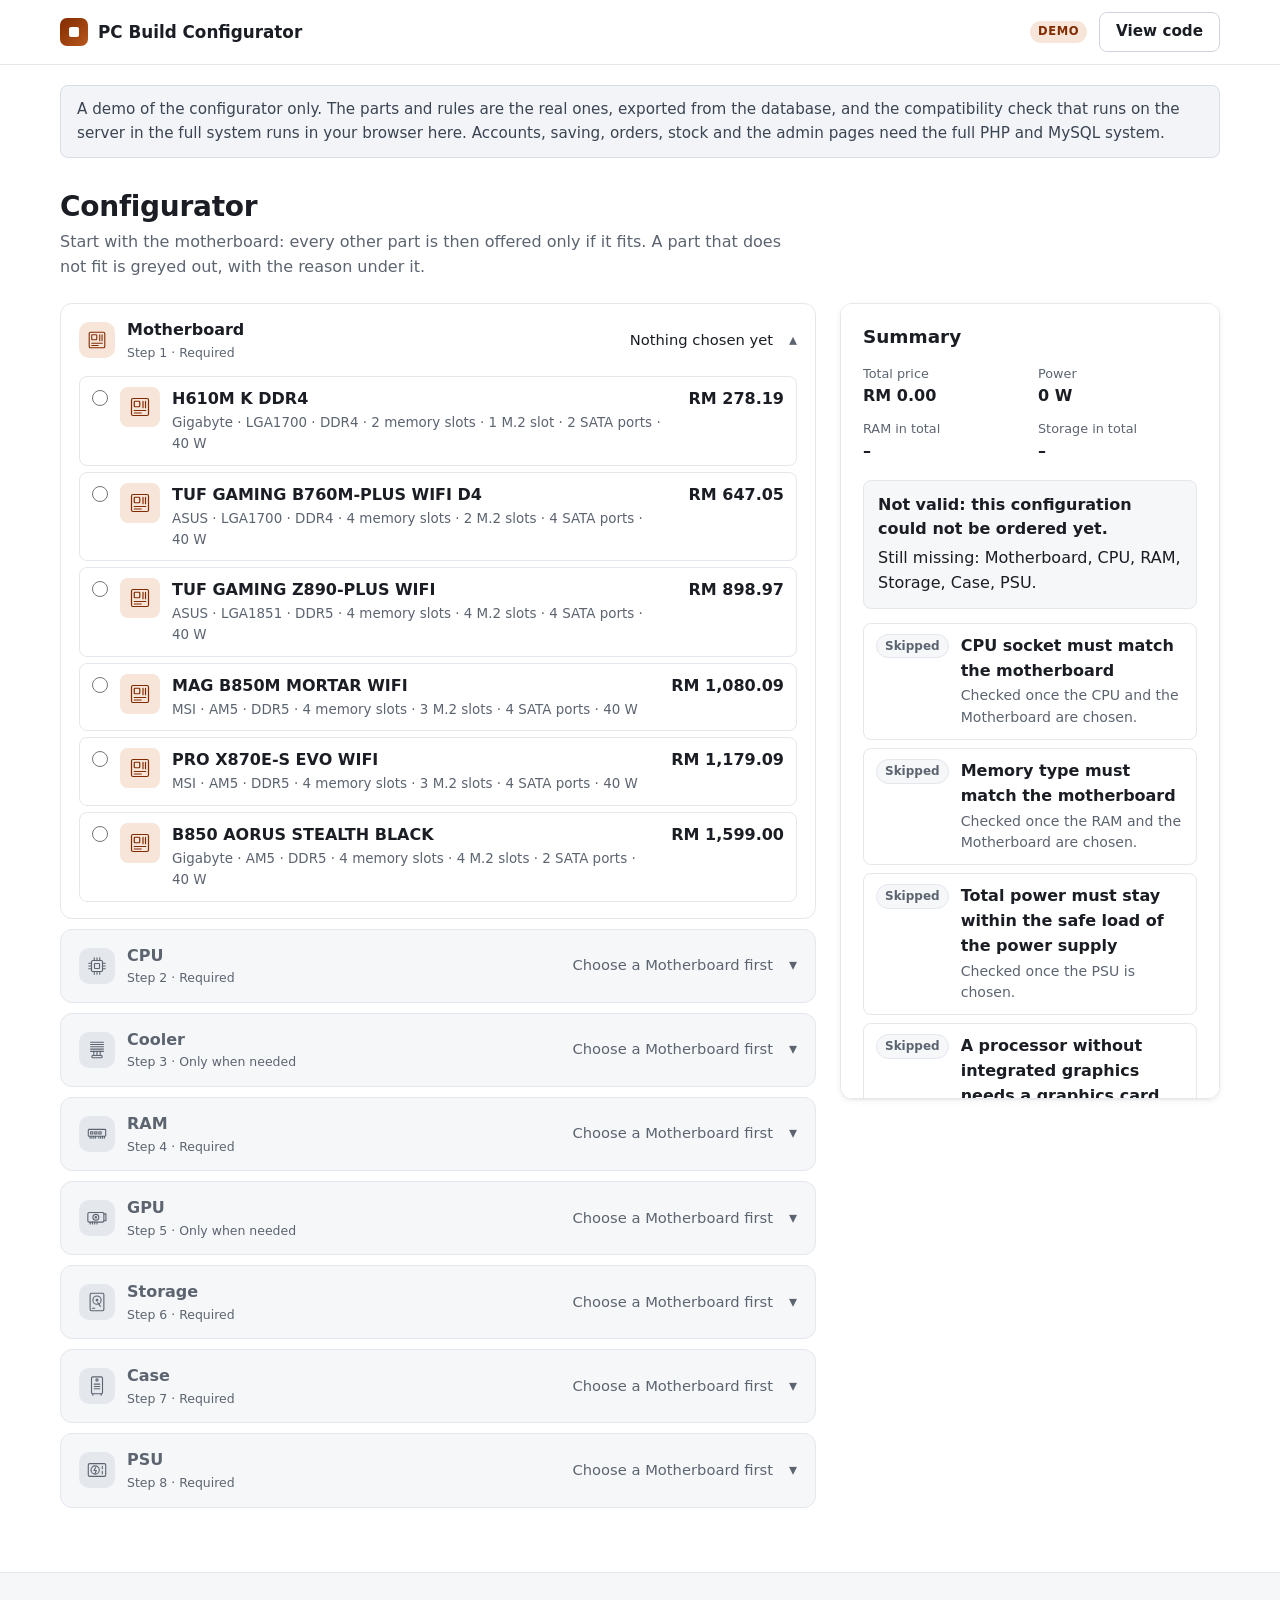
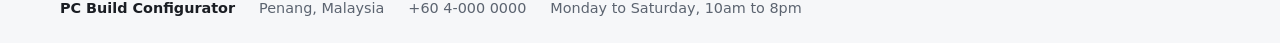
<file: index.html>
<!doctype html>
<html lang="en">
<head>
<meta charset="utf-8">
<meta http-equiv="refresh" content="0; url=demo/">
<title>PC Build Configurator</title>
</head>
<body>
<p><a href="demo/">Open the configurator demo</a></p>
</body>
</html>
</file>
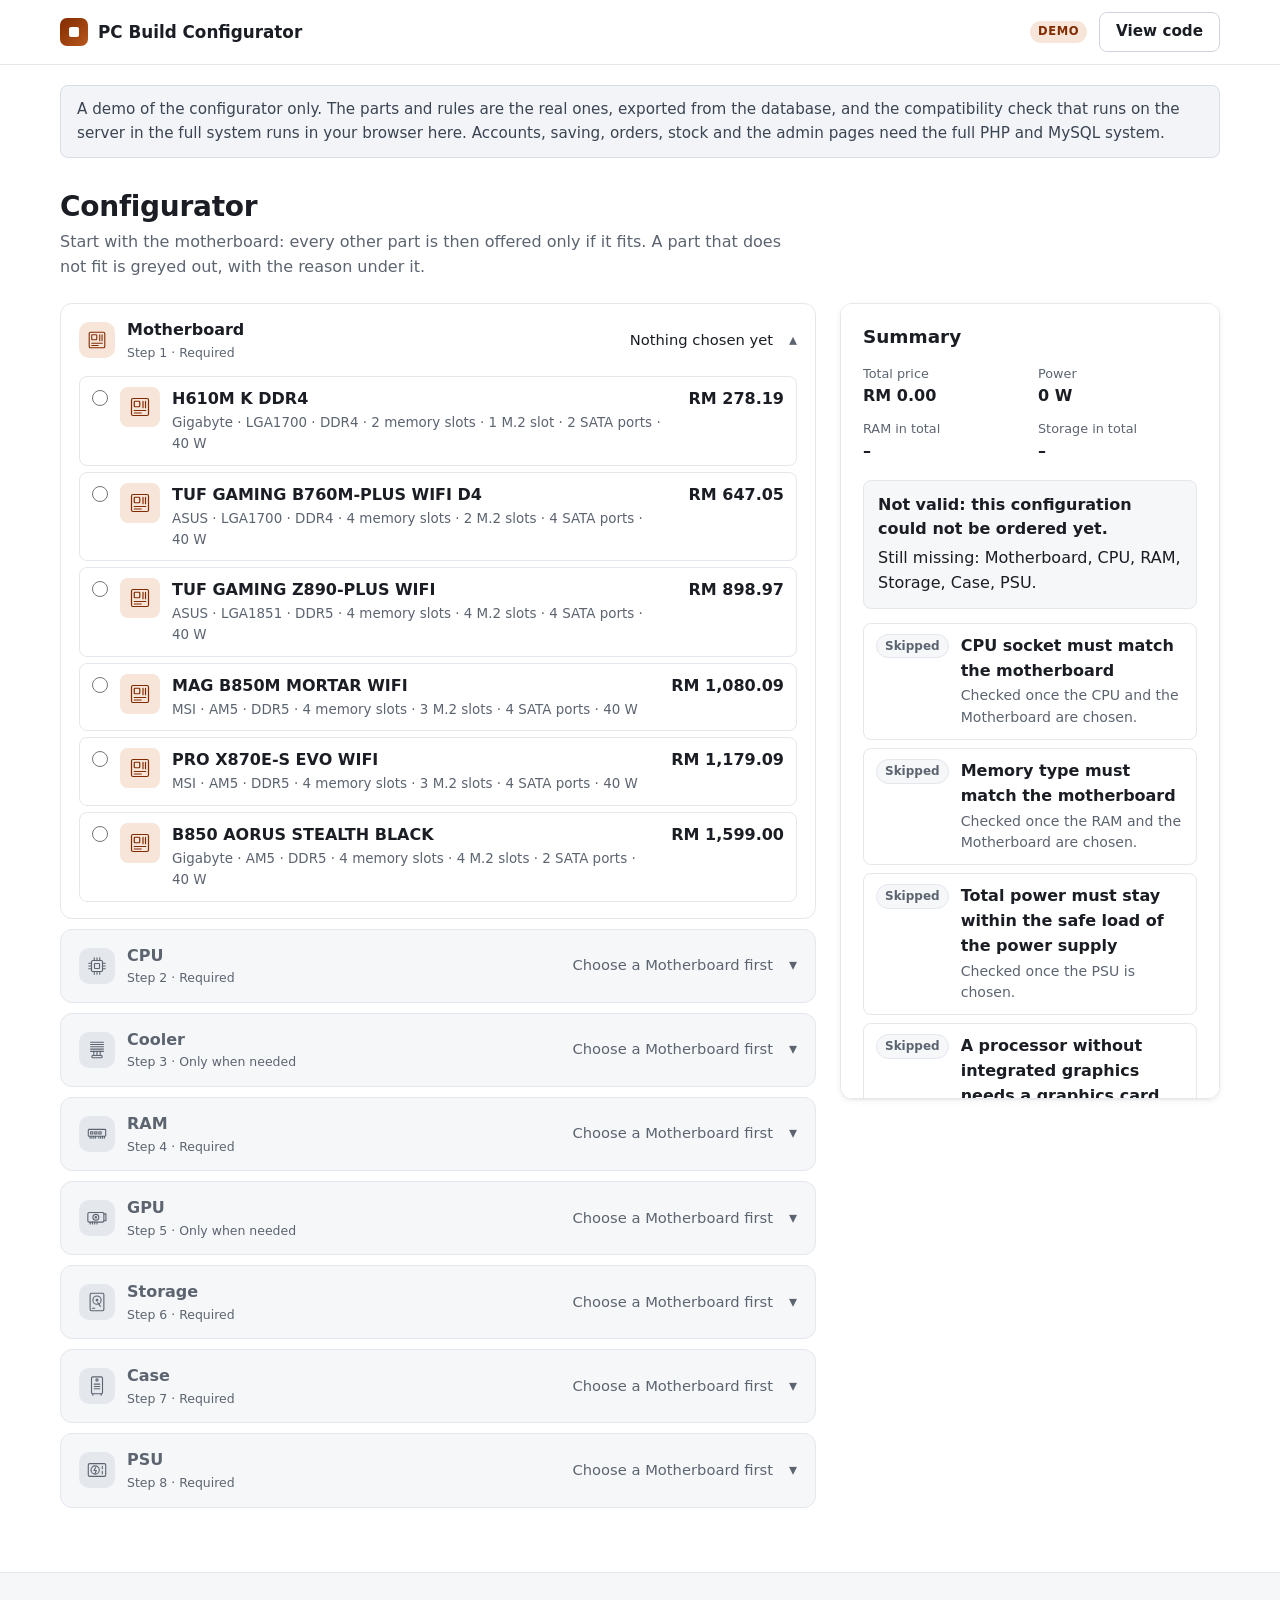
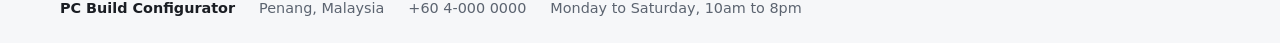
<file: demo/index.html>
<!doctype html>
<html lang="en">
<head>
    <meta charset="utf-8">
    <meta name="viewport" content="width=device-width, initial-scale=1">
    <title>Configurator demo · PC Build Configurator</title>
    <link rel="icon" type="image/svg+xml" href="../assets/favicon.svg">
    <link rel="stylesheet" href="../assets/css/style.css">
</head>
<body>
<a class="skip-link" href="#main">Skip to content</a>
<header class="site-header">
    <div class="container header-bar">
        <a class="brand" href="./">
            <span class="brand-mark" aria-hidden="true"></span>
            <span>PC Build Configurator</span>
        </a>
            <div class="header-actions">
                <span class="role-tag">Demo</span>
                <a class="btn btn-ghost" href="https://github.com/BravoPacino/pc-build-configurator">View code</a>
            </div>
            </div>
</header>
<main id="main" class="site-main">
    <div class="container flash-stack"><div class="flash flash-info" role="note">A demo of the configurator only. The parts and rules are the real ones, exported from the database, and the compatibility check that runs on the server in the full system runs in your browser here. Accounts, saving, orders, stock and the admin pages need the full PHP and MySQL system.</div></div><div class="container page">
    <div class="page-head page-head-actions">
        <div>
            <h1 class="page-title">Configurator</h1>
            <p class="page-lead">Start with the motherboard: every other part is then offered only if it fits. A part that does not fit is greyed out, with the reason under it.</p>
        </div>
            </div>

            
    <form class="configurator" method="post" action="#" data-validate
          data-configurator data-check-url="api/check.php" data-first-slot="1"
          data-first-name="Motherboard"
          data-fit="{&quot;6&quot;:{&quot;30&quot;:{&quot;3&quot;:&quot;the parts would take 3 drive bays, more than any Case sold has&quot;,&quot;4&quot;:&quot;the parts would take 4 drive bays, more than any Case sold has&quot;},&quot;34&quot;:{&quot;3&quot;:&quot;the parts would take 3 drive bays, more than any Case sold has&quot;,&quot;4&quot;:&quot;the parts would take 4 drive bays, more than any Case sold has&quot;}}}">                
        <div class="configurator-grid">
            <div class="slots">
                                                                        <section class="slot" data-slot="1"
                             data-category="Motherboard" data-max="1" data-required="yes"
                                                                                       >
                        <details class="slot-box" open>
                            <summary class="slot-head">
                                <span class="slot-icon"><svg class="icon" viewBox="0 0 48 48" fill="none" stroke="currentColor" stroke-width="2.4" stroke-linecap="round" stroke-linejoin="round" aria-hidden="true" focusable="false"><rect x="7" y="7" width="34" height="34" rx="3"/><rect x="12.5" y="12.5" width="11" height="11" rx="1.5"/><path d="M30 12.5v13M35 12.5v13M12.5 31h23M12.5 36h14"/></svg></span>
                                <span class="slot-title">
                                    <span class="slot-name">Motherboard</span>
                                    <span class="slot-tag">Step 1 · Required</span>
                                </span>
                                <span class="slot-choice" data-slot-choice>Nothing chosen yet</span>
                            </summary>
                            <div class="slot-body">
                                                                <ul class="options">
                                                                                                                                                        <li class="option" data-part="14"
                                            data-name="H610M K DDR4" data-price="278.19"
                                            data-wattage="40" data-capacity="0">
                                            <label class="option-label">
                                                <input type="radio" name="c[1]" value="14">
                                                <span class="option-picture"><svg class="icon" viewBox="0 0 48 48" fill="none" stroke="currentColor" stroke-width="2.4" stroke-linecap="round" stroke-linejoin="round" aria-hidden="true" focusable="false"><rect x="7" y="7" width="34" height="34" rx="3"/><rect x="12.5" y="12.5" width="11" height="11" rx="1.5"/><path d="M30 12.5v13M35 12.5v13M12.5 31h23M12.5 36h14"/></svg></span>
                                                <span class="option-main">
                                                    <span class="option-name">H610M K DDR4</span>
                                                    <span class="option-meta"><span>Gigabyte</span> · <span>LGA1700</span> · <span>DDR4</span> · <span>2 memory slots</span> · <span>1 M.2 slot</span> · <span>2 SATA ports</span> · <span>40 W</span></span>
                                                    <span class="option-reason" data-reason hidden></span>
                                                </span>
                                                <span class="option-price">RM 278.19</span>
                                            </label>
                                        </li>
                                                                                                                    <li class="option" data-part="13"
                                            data-name="TUF GAMING B760M-PLUS WIFI D4" data-price="647.05"
                                            data-wattage="40" data-capacity="0">
                                            <label class="option-label">
                                                <input type="radio" name="c[1]" value="13">
                                                <span class="option-picture"><svg class="icon" viewBox="0 0 48 48" fill="none" stroke="currentColor" stroke-width="2.4" stroke-linecap="round" stroke-linejoin="round" aria-hidden="true" focusable="false"><rect x="7" y="7" width="34" height="34" rx="3"/><rect x="12.5" y="12.5" width="11" height="11" rx="1.5"/><path d="M30 12.5v13M35 12.5v13M12.5 31h23M12.5 36h14"/></svg></span>
                                                <span class="option-main">
                                                    <span class="option-name">TUF GAMING B760M-PLUS WIFI D4</span>
                                                    <span class="option-meta"><span>ASUS</span> · <span>LGA1700</span> · <span>DDR4</span> · <span>4 memory slots</span> · <span>2 M.2 slots</span> · <span>4 SATA ports</span> · <span>40 W</span></span>
                                                    <span class="option-reason" data-reason hidden></span>
                                                </span>
                                                <span class="option-price">RM 647.05</span>
                                            </label>
                                        </li>
                                                                                                                    <li class="option" data-part="12"
                                            data-name="TUF GAMING Z890-PLUS WIFI" data-price="898.97"
                                            data-wattage="40" data-capacity="0">
                                            <label class="option-label">
                                                <input type="radio" name="c[1]" value="12">
                                                <span class="option-picture"><svg class="icon" viewBox="0 0 48 48" fill="none" stroke="currentColor" stroke-width="2.4" stroke-linecap="round" stroke-linejoin="round" aria-hidden="true" focusable="false"><rect x="7" y="7" width="34" height="34" rx="3"/><rect x="12.5" y="12.5" width="11" height="11" rx="1.5"/><path d="M30 12.5v13M35 12.5v13M12.5 31h23M12.5 36h14"/></svg></span>
                                                <span class="option-main">
                                                    <span class="option-name">TUF GAMING Z890-PLUS WIFI</span>
                                                    <span class="option-meta"><span>ASUS</span> · <span>LGA1851</span> · <span>DDR5</span> · <span>4 memory slots</span> · <span>4 M.2 slots</span> · <span>4 SATA ports</span> · <span>40 W</span></span>
                                                    <span class="option-reason" data-reason hidden></span>
                                                </span>
                                                <span class="option-price">RM 898.97</span>
                                            </label>
                                        </li>
                                                                                                                    <li class="option" data-part="10"
                                            data-name="MAG B850M MORTAR WIFI" data-price="1080.09"
                                            data-wattage="40" data-capacity="0">
                                            <label class="option-label">
                                                <input type="radio" name="c[1]" value="10">
                                                <span class="option-picture"><svg class="icon" viewBox="0 0 48 48" fill="none" stroke="currentColor" stroke-width="2.4" stroke-linecap="round" stroke-linejoin="round" aria-hidden="true" focusable="false"><rect x="7" y="7" width="34" height="34" rx="3"/><rect x="12.5" y="12.5" width="11" height="11" rx="1.5"/><path d="M30 12.5v13M35 12.5v13M12.5 31h23M12.5 36h14"/></svg></span>
                                                <span class="option-main">
                                                    <span class="option-name">MAG B850M MORTAR WIFI</span>
                                                    <span class="option-meta"><span>MSI</span> · <span>AM5</span> · <span>DDR5</span> · <span>4 memory slots</span> · <span>3 M.2 slots</span> · <span>4 SATA ports</span> · <span>40 W</span></span>
                                                    <span class="option-reason" data-reason hidden></span>
                                                </span>
                                                <span class="option-price">RM 1,080.09</span>
                                            </label>
                                        </li>
                                                                                                                    <li class="option" data-part="9"
                                            data-name="PRO X870E-S EVO WIFI" data-price="1179.09"
                                            data-wattage="40" data-capacity="0">
                                            <label class="option-label">
                                                <input type="radio" name="c[1]" value="9">
                                                <span class="option-picture"><svg class="icon" viewBox="0 0 48 48" fill="none" stroke="currentColor" stroke-width="2.4" stroke-linecap="round" stroke-linejoin="round" aria-hidden="true" focusable="false"><rect x="7" y="7" width="34" height="34" rx="3"/><rect x="12.5" y="12.5" width="11" height="11" rx="1.5"/><path d="M30 12.5v13M35 12.5v13M12.5 31h23M12.5 36h14"/></svg></span>
                                                <span class="option-main">
                                                    <span class="option-name">PRO X870E-S EVO WIFI</span>
                                                    <span class="option-meta"><span>MSI</span> · <span>AM5</span> · <span>DDR5</span> · <span>4 memory slots</span> · <span>3 M.2 slots</span> · <span>4 SATA ports</span> · <span>40 W</span></span>
                                                    <span class="option-reason" data-reason hidden></span>
                                                </span>
                                                <span class="option-price">RM 1,179.09</span>
                                            </label>
                                        </li>
                                                                                                                    <li class="option" data-part="11"
                                            data-name="B850 AORUS STEALTH BLACK" data-price="1599.00"
                                            data-wattage="40" data-capacity="0">
                                            <label class="option-label">
                                                <input type="radio" name="c[1]" value="11">
                                                <span class="option-picture"><svg class="icon" viewBox="0 0 48 48" fill="none" stroke="currentColor" stroke-width="2.4" stroke-linecap="round" stroke-linejoin="round" aria-hidden="true" focusable="false"><rect x="7" y="7" width="34" height="34" rx="3"/><rect x="12.5" y="12.5" width="11" height="11" rx="1.5"/><path d="M30 12.5v13M35 12.5v13M12.5 31h23M12.5 36h14"/></svg></span>
                                                <span class="option-main">
                                                    <span class="option-name">B850 AORUS STEALTH BLACK</span>
                                                    <span class="option-meta"><span>Gigabyte</span> · <span>AM5</span> · <span>DDR5</span> · <span>4 memory slots</span> · <span>4 M.2 slots</span> · <span>2 SATA ports</span> · <span>40 W</span></span>
                                                    <span class="option-reason" data-reason hidden></span>
                                                </span>
                                                <span class="option-price">RM 1,599.00</span>
                                            </label>
                                        </li>
                                                                    </ul>
                                                            </div>
                        </details>
                    </section>
                                                        <section class="slot is-locked" data-slot="2"
                             data-category="CPU" data-max="1" data-required="yes"
                                                                                       >
                        <details class="slot-box">
                            <summary class="slot-head">
                                <span class="slot-icon"><svg class="icon" viewBox="0 0 48 48" fill="none" stroke="currentColor" stroke-width="2.4" stroke-linecap="round" stroke-linejoin="round" aria-hidden="true" focusable="false"><rect x="12" y="12" width="24" height="24" rx="3"/><rect x="18.5" y="18.5" width="11" height="11" rx="1.5"/><path d="M18 6v6M24 6v6M30 6v6M18 36v6M24 36v6M30 36v6M6 18h6M6 24h6M6 30h6M36 18h6M36 24h6M36 30h6"/></svg></span>
                                <span class="slot-title">
                                    <span class="slot-name">CPU</span>
                                    <span class="slot-tag">Step 2 · Required</span>
                                </span>
                                <span class="slot-choice" data-slot-choice>Choose a Motherboard first</span>
                            </summary>
                            <div class="slot-body">
                                                                <ul class="options">
                                                                            <li class="option option-none">
                                            <label class="option-label">
                                                <input type="radio" name="c[2]" value="" checked disabled>
                                                <span class="option-picture is-empty" aria-hidden="true"></span>
                                                <span class="option-main"><span class="option-name">None</span></span>
                                            </label>
                                        </li>
                                                                                                                                                        <li class="option" data-part="4"
                                            data-name="Ryzen 5 9600X" data-price="593.00"
                                            data-wattage="88" data-capacity="0">
                                            <label class="option-label">
                                                <input type="radio" name="c[2]" value="4" disabled>
                                                <span class="option-picture"><svg class="icon" viewBox="0 0 48 48" fill="none" stroke="currentColor" stroke-width="2.4" stroke-linecap="round" stroke-linejoin="round" aria-hidden="true" focusable="false"><rect x="12" y="12" width="24" height="24" rx="3"/><rect x="18.5" y="18.5" width="11" height="11" rx="1.5"/><path d="M18 6v6M24 6v6M30 6v6M18 36v6M24 36v6M30 36v6M6 18h6M6 24h6M6 30h6M36 18h6M36 24h6M36 30h6"/></svg></span>
                                                <span class="option-main">
                                                    <span class="option-name">Ryzen 5 9600X</span>
                                                    <span class="option-meta"><span>AMD</span> · <span>AM5</span> · <span>88 W max</span></span>
                                                    <span class="option-reason" data-reason hidden></span>
                                                </span>
                                                <span class="option-price">RM 593.00</span>
                                            </label>
                                        </li>
                                                                                                                    <li class="option" data-part="8"
                                            data-name="Core i5-14400F" data-price="796.00"
                                            data-wattage="148" data-capacity="0">
                                            <label class="option-label">
                                                <input type="radio" name="c[2]" value="8" disabled>
                                                <span class="option-picture"><svg class="icon" viewBox="0 0 48 48" fill="none" stroke="currentColor" stroke-width="2.4" stroke-linecap="round" stroke-linejoin="round" aria-hidden="true" focusable="false"><rect x="12" y="12" width="24" height="24" rx="3"/><rect x="18.5" y="18.5" width="11" height="11" rx="1.5"/><path d="M18 6v6M24 6v6M30 6v6M18 36v6M24 36v6M30 36v6M6 18h6M6 24h6M6 30h6M36 18h6M36 24h6M36 30h6"/></svg></span>
                                                <span class="option-main">
                                                    <span class="option-name">Core i5-14400F</span>
                                                    <span class="option-meta"><span>Intel</span> · <span>LGA1700</span> · <span>148 W max</span> · <span>No integrated graphics</span> · <span>Cooler included</span></span>
                                                    <span class="option-reason" data-reason hidden></span>
                                                </span>
                                                <span class="option-price">RM 796.00</span>
                                            </label>
                                        </li>
                                                                                                                    <li class="option" data-part="5"
                                            data-name="Ryzen 5 8600G" data-price="1079.00"
                                            data-wattage="88" data-capacity="0">
                                            <label class="option-label">
                                                <input type="radio" name="c[2]" value="5" disabled>
                                                <span class="option-picture"><svg class="icon" viewBox="0 0 48 48" fill="none" stroke="currentColor" stroke-width="2.4" stroke-linecap="round" stroke-linejoin="round" aria-hidden="true" focusable="false"><rect x="12" y="12" width="24" height="24" rx="3"/><rect x="18.5" y="18.5" width="11" height="11" rx="1.5"/><path d="M18 6v6M24 6v6M30 6v6M18 36v6M24 36v6M30 36v6M6 18h6M6 24h6M6 30h6M36 18h6M36 24h6M36 30h6"/></svg></span>
                                                <span class="option-main">
                                                    <span class="option-name">Ryzen 5 8600G</span>
                                                    <span class="option-meta"><span>AMD</span> · <span>AM5</span> · <span>88 W max</span> · <span>Cooler included</span></span>
                                                    <span class="option-reason" data-reason hidden></span>
                                                </span>
                                                <span class="option-price">RM 1,079.00</span>
                                            </label>
                                        </li>
                                                                                                                    <li class="option" data-part="3"
                                            data-name="Ryzen 7 7800X3D" data-price="1291.00"
                                            data-wattage="162" data-capacity="0">
                                            <label class="option-label">
                                                <input type="radio" name="c[2]" value="3" disabled>
                                                <span class="option-picture"><svg class="icon" viewBox="0 0 48 48" fill="none" stroke="currentColor" stroke-width="2.4" stroke-linecap="round" stroke-linejoin="round" aria-hidden="true" focusable="false"><rect x="12" y="12" width="24" height="24" rx="3"/><rect x="18.5" y="18.5" width="11" height="11" rx="1.5"/><path d="M18 6v6M24 6v6M30 6v6M18 36v6M24 36v6M30 36v6M6 18h6M6 24h6M6 30h6M36 18h6M36 24h6M36 30h6"/></svg></span>
                                                <span class="option-main">
                                                    <span class="option-name">Ryzen 7 7800X3D</span>
                                                    <span class="option-meta"><span>AMD</span> · <span>AM5</span> · <span>162 W max</span></span>
                                                    <span class="option-reason" data-reason hidden></span>
                                                </span>
                                                <span class="option-price">RM 1,291.00</span>
                                            </label>
                                        </li>
                                                                                                                    <li class="option" data-part="7"
                                            data-name="Core i9-14900K" data-price="2305.71"
                                            data-wattage="253" data-capacity="0">
                                            <label class="option-label">
                                                <input type="radio" name="c[2]" value="7" disabled>
                                                <span class="option-picture"><svg class="icon" viewBox="0 0 48 48" fill="none" stroke="currentColor" stroke-width="2.4" stroke-linecap="round" stroke-linejoin="round" aria-hidden="true" focusable="false"><rect x="12" y="12" width="24" height="24" rx="3"/><rect x="18.5" y="18.5" width="11" height="11" rx="1.5"/><path d="M18 6v6M24 6v6M30 6v6M18 36v6M24 36v6M30 36v6M6 18h6M6 24h6M6 30h6M36 18h6M36 24h6M36 30h6"/></svg></span>
                                                <span class="option-main">
                                                    <span class="option-name">Core i9-14900K</span>
                                                    <span class="option-meta"><span>Intel</span> · <span>LGA1700</span> · <span>253 W max</span></span>
                                                    <span class="option-reason" data-reason hidden></span>
                                                </span>
                                                <span class="option-price">RM 2,305.71</span>
                                            </label>
                                        </li>
                                                                                                                    <li class="option" data-part="6"
                                            data-name="Core Ultra 9 285K" data-price="2889.81"
                                            data-wattage="250" data-capacity="0">
                                            <label class="option-label">
                                                <input type="radio" name="c[2]" value="6" disabled>
                                                <span class="option-picture"><svg class="icon" viewBox="0 0 48 48" fill="none" stroke="currentColor" stroke-width="2.4" stroke-linecap="round" stroke-linejoin="round" aria-hidden="true" focusable="false"><rect x="12" y="12" width="24" height="24" rx="3"/><rect x="18.5" y="18.5" width="11" height="11" rx="1.5"/><path d="M18 6v6M24 6v6M30 6v6M18 36v6M24 36v6M30 36v6M6 18h6M6 24h6M6 30h6M36 18h6M36 24h6M36 30h6"/></svg></span>
                                                <span class="option-main">
                                                    <span class="option-name">Core Ultra 9 285K</span>
                                                    <span class="option-meta"><span>Intel</span> · <span>LGA1851</span> · <span>250 W max</span></span>
                                                    <span class="option-reason" data-reason hidden></span>
                                                </span>
                                                <span class="option-price">RM 2,889.81</span>
                                            </label>
                                        </li>
                                                                                                                    <li class="option" data-part="2"
                                            data-name="Ryzen 7 9800X3D" data-price="2940.31"
                                            data-wattage="162" data-capacity="0">
                                            <label class="option-label">
                                                <input type="radio" name="c[2]" value="2" disabled>
                                                <span class="option-picture"><svg class="icon" viewBox="0 0 48 48" fill="none" stroke="currentColor" stroke-width="2.4" stroke-linecap="round" stroke-linejoin="round" aria-hidden="true" focusable="false"><rect x="12" y="12" width="24" height="24" rx="3"/><rect x="18.5" y="18.5" width="11" height="11" rx="1.5"/><path d="M18 6v6M24 6v6M30 6v6M18 36v6M24 36v6M30 36v6M6 18h6M6 24h6M6 30h6M36 18h6M36 24h6M36 30h6"/></svg></span>
                                                <span class="option-main">
                                                    <span class="option-name">Ryzen 7 9800X3D</span>
                                                    <span class="option-meta"><span>AMD</span> · <span>AM5</span> · <span>162 W max</span></span>
                                                    <span class="option-reason" data-reason hidden></span>
                                                </span>
                                                <span class="option-price">RM 2,940.31</span>
                                            </label>
                                        </li>
                                                                                                                    <li class="option" data-part="1"
                                            data-name="Ryzen 9 9950X3D" data-price="3048.21"
                                            data-wattage="230" data-capacity="0">
                                            <label class="option-label">
                                                <input type="radio" name="c[2]" value="1" disabled>
                                                <span class="option-picture"><svg class="icon" viewBox="0 0 48 48" fill="none" stroke="currentColor" stroke-width="2.4" stroke-linecap="round" stroke-linejoin="round" aria-hidden="true" focusable="false"><rect x="12" y="12" width="24" height="24" rx="3"/><rect x="18.5" y="18.5" width="11" height="11" rx="1.5"/><path d="M18 6v6M24 6v6M30 6v6M18 36v6M24 36v6M30 36v6M6 18h6M6 24h6M6 30h6M36 18h6M36 24h6M36 30h6"/></svg></span>
                                                <span class="option-main">
                                                    <span class="option-name">Ryzen 9 9950X3D</span>
                                                    <span class="option-meta"><span>AMD</span> · <span>AM5</span> · <span>230 W max</span></span>
                                                    <span class="option-reason" data-reason hidden></span>
                                                </span>
                                                <span class="option-price">RM 3,048.21</span>
                                            </label>
                                        </li>
                                                                    </ul>
                                                            </div>
                        </details>
                    </section>
                                                        <section class="slot is-locked" data-slot="3"
                             data-category="Cooler" data-max="1" data-required="no"
                                                                                       >
                        <details class="slot-box">
                            <summary class="slot-head">
                                <span class="slot-icon"><svg class="icon" viewBox="0 0 48 48" fill="none" stroke="currentColor" stroke-width="2.4" stroke-linecap="round" stroke-linejoin="round" aria-hidden="true" focusable="false"><path d="M10 7h28M10 12h28M10 17h28M10 22h28M10 27h28"/><path d="M17 27v9M24 27v9M31 27v9"/><rect x="13" y="36" width="22" height="5" rx="1.5"/></svg></span>
                                <span class="slot-title">
                                    <span class="slot-name">Cooler</span>
                                    <span class="slot-tag">Step 3 · Only when needed</span>
                                </span>
                                <span class="slot-choice" data-slot-choice>Choose a Motherboard first</span>
                            </summary>
                            <div class="slot-body">
                                                                <ul class="options">
                                                                            <li class="option option-none">
                                            <label class="option-label">
                                                <input type="radio" name="c[3]" value="" checked disabled>
                                                <span class="option-picture is-empty" aria-hidden="true"></span>
                                                <span class="option-main"><span class="option-name">None</span></span>
                                            </label>
                                        </li>
                                                                                                                                                        <li class="option" data-part="47"
                                            data-name="Phantom Spirit 120 SE" data-price="170.00"
                                            data-wattage="5" data-capacity="0">
                                            <label class="option-label">
                                                <input type="radio" name="c[3]" value="47" disabled>
                                                <span class="option-picture"><svg class="icon" viewBox="0 0 48 48" fill="none" stroke="currentColor" stroke-width="2.4" stroke-linecap="round" stroke-linejoin="round" aria-hidden="true" focusable="false"><path d="M10 7h28M10 12h28M10 17h28M10 22h28M10 27h28"/><path d="M17 27v9M24 27v9M31 27v9"/><rect x="13" y="36" width="22" height="5" rx="1.5"/></svg></span>
                                                <span class="option-main">
                                                    <span class="option-name">Phantom Spirit 120 SE</span>
                                                    <span class="option-meta"><span>Thermalright</span> · <span>5 W</span></span>
                                                    <span class="option-reason" data-reason hidden></span>
                                                </span>
                                                <span class="option-price">RM 170.00</span>
                                            </label>
                                        </li>
                                                                                                                    <li class="option" data-part="48"
                                            data-name="Peerless Assassin 120 SE" data-price="180.00"
                                            data-wattage="5" data-capacity="0">
                                            <label class="option-label">
                                                <input type="radio" name="c[3]" value="48" disabled>
                                                <span class="option-picture"><svg class="icon" viewBox="0 0 48 48" fill="none" stroke="currentColor" stroke-width="2.4" stroke-linecap="round" stroke-linejoin="round" aria-hidden="true" focusable="false"><path d="M10 7h28M10 12h28M10 17h28M10 22h28M10 27h28"/><path d="M17 27v9M24 27v9M31 27v9"/><rect x="13" y="36" width="22" height="5" rx="1.5"/></svg></span>
                                                <span class="option-main">
                                                    <span class="option-name">Peerless Assassin 120 SE</span>
                                                    <span class="option-meta"><span>Thermalright</span> · <span>5 W</span></span>
                                                    <span class="option-reason" data-reason hidden></span>
                                                </span>
                                                <span class="option-price">RM 180.00</span>
                                            </label>
                                        </li>
                                                                                                                    <li class="option" data-part="49"
                                            data-name="AK620" data-price="280.00"
                                            data-wattage="3" data-capacity="0">
                                            <label class="option-label">
                                                <input type="radio" name="c[3]" value="49" disabled>
                                                <span class="option-picture"><svg class="icon" viewBox="0 0 48 48" fill="none" stroke="currentColor" stroke-width="2.4" stroke-linecap="round" stroke-linejoin="round" aria-hidden="true" focusable="false"><path d="M10 7h28M10 12h28M10 17h28M10 22h28M10 27h28"/><path d="M17 27v9M24 27v9M31 27v9"/><rect x="13" y="36" width="22" height="5" rx="1.5"/></svg></span>
                                                <span class="option-main">
                                                    <span class="option-name">AK620</span>
                                                    <span class="option-meta"><span>DeepCool</span> · <span>3 W</span></span>
                                                    <span class="option-reason" data-reason hidden></span>
                                                </span>
                                                <span class="option-price">RM 280.00</span>
                                            </label>
                                        </li>
                                                                                                                    <li class="option" data-part="50"
                                            data-name="Dark Rock Pro 5" data-price="400.00"
                                            data-wattage="6" data-capacity="0">
                                            <label class="option-label">
                                                <input type="radio" name="c[3]" value="50" disabled>
                                                <span class="option-picture"><svg class="icon" viewBox="0 0 48 48" fill="none" stroke="currentColor" stroke-width="2.4" stroke-linecap="round" stroke-linejoin="round" aria-hidden="true" focusable="false"><path d="M10 7h28M10 12h28M10 17h28M10 22h28M10 27h28"/><path d="M17 27v9M24 27v9M31 27v9"/><rect x="13" y="36" width="22" height="5" rx="1.5"/></svg></span>
                                                <span class="option-main">
                                                    <span class="option-name">Dark Rock Pro 5</span>
                                                    <span class="option-meta"><span>be quiet!</span> · <span>6 W</span></span>
                                                    <span class="option-reason" data-reason hidden></span>
                                                </span>
                                                <span class="option-price">RM 400.00</span>
                                            </label>
                                        </li>
                                                                                                                    <li class="option" data-part="51"
                                            data-name="NH-D15 G2" data-price="700.00"
                                            data-wattage="5" data-capacity="0">
                                            <label class="option-label">
                                                <input type="radio" name="c[3]" value="51" disabled>
                                                <span class="option-picture"><svg class="icon" viewBox="0 0 48 48" fill="none" stroke="currentColor" stroke-width="2.4" stroke-linecap="round" stroke-linejoin="round" aria-hidden="true" focusable="false"><path d="M10 7h28M10 12h28M10 17h28M10 22h28M10 27h28"/><path d="M17 27v9M24 27v9M31 27v9"/><rect x="13" y="36" width="22" height="5" rx="1.5"/></svg></span>
                                                <span class="option-main">
                                                    <span class="option-name">NH-D15 G2</span>
                                                    <span class="option-meta"><span>Noctua</span> · <span>5 W</span></span>
                                                    <span class="option-reason" data-reason hidden></span>
                                                </span>
                                                <span class="option-price">RM 700.00</span>
                                            </label>
                                        </li>
                                                                    </ul>
                                                            </div>
                        </details>
                    </section>
                                                        <section class="slot is-locked" data-slot="4"
                             data-category="RAM" data-max="2" data-required="yes"
                                                                                       data-capacity-total="yes">
                        <details class="slot-box">
                            <summary class="slot-head">
                                <span class="slot-icon"><svg class="icon" viewBox="0 0 48 48" fill="none" stroke="currentColor" stroke-width="2.4" stroke-linecap="round" stroke-linejoin="round" aria-hidden="true" focusable="false"><rect x="5" y="14" width="38" height="15" rx="2"/><path d="M10 19h5v5h-5zM19 19h5v5h-5zM28 19h5v5h-5z"/><path d="M9 29v4M13 29v4M17 29v4M21 29v4M28 29v4M32 29v4M36 29v4M40 29v4"/></svg></span>
                                <span class="slot-title">
                                    <span class="slot-name">RAM</span>
                                    <span class="slot-tag">Step 4 · Required</span>
                                </span>
                                <span class="slot-choice" data-slot-choice>Choose a Motherboard first</span>
                            </summary>
                            <div class="slot-body">
                                                                <ul class="options">
                                                                            <li class="option option-none">
                                            <label class="option-label">
                                                <input type="radio" name="c[4]" value="" checked disabled>
                                                <span class="option-picture is-empty" aria-hidden="true"></span>
                                                <span class="option-main"><span class="option-name">None</span></span>
                                            </label>
                                        </li>
                                                                                                                                                        <li class="option" data-part="15"
                                            data-name="NOX DDR4 8GB 3200" data-price="90.00"
                                            data-wattage="5" data-capacity="8">
                                            <label class="option-label">
                                                <input type="radio" name="c[4]" value="15" disabled>
                                                <span class="option-picture"><svg class="icon" viewBox="0 0 48 48" fill="none" stroke="currentColor" stroke-width="2.4" stroke-linecap="round" stroke-linejoin="round" aria-hidden="true" focusable="false"><rect x="5" y="14" width="38" height="15" rx="2"/><path d="M10 19h5v5h-5zM19 19h5v5h-5zM28 19h5v5h-5z"/><path d="M9 29v4M13 29v4M17 29v4M21 29v4M28 29v4M32 29v4M36 29v4M40 29v4"/></svg></span>
                                                <span class="option-main">
                                                    <span class="option-name">NOX DDR4 8GB 3200</span>
                                                    <span class="option-meta"><span>Apacer</span> · <span>8 GB</span> · <span>DDR4</span> · <span>1 stick</span> · <span>5 W</span></span>
                                                    <span class="option-reason" data-reason hidden></span>
                                                </span>
                                                <span class="option-price">RM 90.00</span>
                                            </label>
                                        </li>
                                                                                                                    <li class="option" data-part="16"
                                            data-name="DDR4 Desktop 16GB 3200 CL22" data-price="238.59"
                                            data-wattage="5" data-capacity="16">
                                            <label class="option-label">
                                                <input type="radio" name="c[4]" value="16" disabled>
                                                <span class="option-picture"><svg class="icon" viewBox="0 0 48 48" fill="none" stroke="currentColor" stroke-width="2.4" stroke-linecap="round" stroke-linejoin="round" aria-hidden="true" focusable="false"><rect x="5" y="14" width="38" height="15" rx="2"/><path d="M10 19h5v5h-5zM19 19h5v5h-5zM28 19h5v5h-5z"/><path d="M9 29v4M13 29v4M17 29v4M21 29v4M28 29v4M32 29v4M36 29v4M40 29v4"/></svg></span>
                                                <span class="option-main">
                                                    <span class="option-name">DDR4 Desktop 16GB 3200 CL22</span>
                                                    <span class="option-meta"><span>Lexar</span> · <span>16 GB</span> · <span>DDR4</span> · <span>1 stick</span> · <span>5 W</span></span>
                                                    <span class="option-reason" data-reason hidden></span>
                                                </span>
                                                <span class="option-price">RM 238.59</span>
                                            </label>
                                        </li>
                                                                                                                    <li class="option" data-part="17"
                                            data-name="AEGIS DDR4 16GB 3200" data-price="429.00"
                                            data-wattage="5" data-capacity="16">
                                            <label class="option-label">
                                                <input type="radio" name="c[4]" value="17" disabled>
                                                <span class="option-picture"><svg class="icon" viewBox="0 0 48 48" fill="none" stroke="currentColor" stroke-width="2.4" stroke-linecap="round" stroke-linejoin="round" aria-hidden="true" focusable="false"><rect x="5" y="14" width="38" height="15" rx="2"/><path d="M10 19h5v5h-5zM19 19h5v5h-5zM28 19h5v5h-5z"/><path d="M9 29v4M13 29v4M17 29v4M21 29v4M28 29v4M32 29v4M36 29v4M40 29v4"/></svg></span>
                                                <span class="option-main">
                                                    <span class="option-name">AEGIS DDR4 16GB 3200</span>
                                                    <span class="option-meta"><span>G.SKILL</span> · <span>16 GB</span> · <span>DDR4</span> · <span>1 stick</span> · <span>5 W</span></span>
                                                    <span class="option-reason" data-reason hidden></span>
                                                </span>
                                                <span class="option-price">RM 429.00</span>
                                            </label>
                                        </li>
                                                                                                                    <li class="option" data-part="18"
                                            data-name="DDR5 U-DIMM 16GB 5600" data-price="689.00"
                                            data-wattage="5" data-capacity="16">
                                            <label class="option-label">
                                                <input type="radio" name="c[4]" value="18" disabled>
                                                <span class="option-picture"><svg class="icon" viewBox="0 0 48 48" fill="none" stroke="currentColor" stroke-width="2.4" stroke-linecap="round" stroke-linejoin="round" aria-hidden="true" focusable="false"><rect x="5" y="14" width="38" height="15" rx="2"/><path d="M10 19h5v5h-5zM19 19h5v5h-5zM28 19h5v5h-5z"/><path d="M9 29v4M13 29v4M17 29v4M21 29v4M28 29v4M32 29v4M36 29v4M40 29v4"/></svg></span>
                                                <span class="option-main">
                                                    <span class="option-name">DDR5 U-DIMM 16GB 5600</span>
                                                    <span class="option-meta"><span>ADATA</span> · <span>16 GB</span> · <span>DDR5</span> · <span>1 stick</span> · <span>5 W</span></span>
                                                    <span class="option-reason" data-reason hidden></span>
                                                </span>
                                                <span class="option-price">RM 689.00</span>
                                            </label>
                                        </li>
                                                                                                                    <li class="option" data-part="19"
                                            data-name="Vengeance RGB DDR5 32GB (2x16GB) 6000 CL36" data-price="3032.00"
                                            data-wattage="10" data-capacity="32">
                                            <label class="option-label">
                                                <input type="radio" name="c[4]" value="19" disabled>
                                                <span class="option-picture"><svg class="icon" viewBox="0 0 48 48" fill="none" stroke="currentColor" stroke-width="2.4" stroke-linecap="round" stroke-linejoin="round" aria-hidden="true" focusable="false"><rect x="5" y="14" width="38" height="15" rx="2"/><path d="M10 19h5v5h-5zM19 19h5v5h-5zM28 19h5v5h-5z"/><path d="M9 29v4M13 29v4M17 29v4M21 29v4M28 29v4M32 29v4M36 29v4M40 29v4"/></svg></span>
                                                <span class="option-main">
                                                    <span class="option-name">Vengeance RGB DDR5 32GB (2x16GB) 6000 CL36</span>
                                                    <span class="option-meta"><span>Corsair</span> · <span>32 GB</span> · <span>DDR5</span> · <span>2 sticks</span> · <span>10 W</span></span>
                                                    <span class="option-reason" data-reason hidden></span>
                                                </span>
                                                <span class="option-price">RM 3,032.00</span>
                                            </label>
                                        </li>
                                                                                                                    <li class="option" data-part="20"
                                            data-name="Vengeance RGB DDR5 64GB (2x32GB) 6000 CL30" data-price="6702.00"
                                            data-wattage="10" data-capacity="64">
                                            <label class="option-label">
                                                <input type="radio" name="c[4]" value="20" disabled>
                                                <span class="option-picture"><svg class="icon" viewBox="0 0 48 48" fill="none" stroke="currentColor" stroke-width="2.4" stroke-linecap="round" stroke-linejoin="round" aria-hidden="true" focusable="false"><rect x="5" y="14" width="38" height="15" rx="2"/><path d="M10 19h5v5h-5zM19 19h5v5h-5zM28 19h5v5h-5z"/><path d="M9 29v4M13 29v4M17 29v4M21 29v4M28 29v4M32 29v4M36 29v4M40 29v4"/></svg></span>
                                                <span class="option-main">
                                                    <span class="option-name">Vengeance RGB DDR5 64GB (2x32GB) 6000 CL30</span>
                                                    <span class="option-meta"><span>Corsair</span> · <span>64 GB</span> · <span>DDR5</span> · <span>2 sticks</span> · <span>10 W</span></span>
                                                    <span class="option-reason" data-reason hidden></span>
                                                </span>
                                                <span class="option-price">RM 6,702.00</span>
                                            </label>
                                        </li>
                                                                    </ul>
                                                                    <div class="field slot-quantity">
                                        <label for="q-4">How many</label>
                                        <select id="q-4" name="q[4]" data-quantity disabled>
                                                                                                                                            <option value="1" selected>× 1</option>
                                                                                                                                            <option value="2">× 2</option>
                                                                                    </select>
                                    </div>
                                                            </div>
                        </details>
                    </section>
                                                        <section class="slot is-locked" data-slot="5"
                             data-category="GPU" data-max="1" data-required="no"
                                                                                       >
                        <details class="slot-box">
                            <summary class="slot-head">
                                <span class="slot-icon"><svg class="icon" viewBox="0 0 48 48" fill="none" stroke="currentColor" stroke-width="2.4" stroke-linecap="round" stroke-linejoin="round" aria-hidden="true" focusable="false"><rect x="4" y="12" width="35" height="21" rx="3"/><circle cx="21.5" cy="22.5" r="6.5"/><circle cx="21.5" cy="22.5" r="1.5"/><path d="M39 15h4.5v15H39M9 33v4M14 33v4M19 33v4M24 33v4"/></svg></span>
                                <span class="slot-title">
                                    <span class="slot-name">GPU</span>
                                    <span class="slot-tag">Step 5 · Only when needed</span>
                                </span>
                                <span class="slot-choice" data-slot-choice>Choose a Motherboard first</span>
                            </summary>
                            <div class="slot-body">
                                                                <ul class="options">
                                                                            <li class="option option-none">
                                            <label class="option-label">
                                                <input type="radio" name="c[5]" value="" checked disabled>
                                                <span class="option-picture is-empty" aria-hidden="true"></span>
                                                <span class="option-main"><span class="option-name">None</span></span>
                                            </label>
                                        </li>
                                                                                                                                                        <li class="option" data-part="21"
                                            data-name="GeForce RTX 5060 OC Low Profile 8GB" data-price="1662.21"
                                            data-wattage="145" data-capacity="8">
                                            <label class="option-label">
                                                <input type="radio" name="c[5]" value="21" disabled>
                                                <span class="option-picture"><svg class="icon" viewBox="0 0 48 48" fill="none" stroke="currentColor" stroke-width="2.4" stroke-linecap="round" stroke-linejoin="round" aria-hidden="true" focusable="false"><rect x="4" y="12" width="35" height="21" rx="3"/><circle cx="21.5" cy="22.5" r="6.5"/><circle cx="21.5" cy="22.5" r="1.5"/><path d="M39 15h4.5v15H39M9 33v4M14 33v4M19 33v4M24 33v4"/></svg></span>
                                                <span class="option-main">
                                                    <span class="option-name">GeForce RTX 5060 OC Low Profile 8GB</span>
                                                    <span class="option-meta"><span>Gigabyte</span> · <span>8 GB video memory</span> · <span>145 W</span></span>
                                                    <span class="option-reason" data-reason hidden></span>
                                                </span>
                                                <span class="option-price">RM 1,662.21</span>
                                            </label>
                                        </li>
                                                                                                                    <li class="option" data-part="22"
                                            data-name="Dual Radeon RX 9060 XT 16GB" data-price="2315.61"
                                            data-wattage="160" data-capacity="16">
                                            <label class="option-label">
                                                <input type="radio" name="c[5]" value="22" disabled>
                                                <span class="option-picture"><svg class="icon" viewBox="0 0 48 48" fill="none" stroke="currentColor" stroke-width="2.4" stroke-linecap="round" stroke-linejoin="round" aria-hidden="true" focusable="false"><rect x="4" y="12" width="35" height="21" rx="3"/><circle cx="21.5" cy="22.5" r="6.5"/><circle cx="21.5" cy="22.5" r="1.5"/><path d="M39 15h4.5v15H39M9 33v4M14 33v4M19 33v4M24 33v4"/></svg></span>
                                                <span class="option-main">
                                                    <span class="option-name">Dual Radeon RX 9060 XT 16GB</span>
                                                    <span class="option-meta"><span>ASUS</span> · <span>16 GB video memory</span> · <span>160 W</span></span>
                                                    <span class="option-reason" data-reason hidden></span>
                                                </span>
                                                <span class="option-price">RM 2,315.61</span>
                                            </label>
                                        </li>
                                                                                                                    <li class="option" data-part="23"
                                            data-name="GeForce RTX 5060 Ti 8G" data-price="2931.45"
                                            data-wattage="180" data-capacity="8">
                                            <label class="option-label">
                                                <input type="radio" name="c[5]" value="23" disabled>
                                                <span class="option-picture"><svg class="icon" viewBox="0 0 48 48" fill="none" stroke="currentColor" stroke-width="2.4" stroke-linecap="round" stroke-linejoin="round" aria-hidden="true" focusable="false"><rect x="4" y="12" width="35" height="21" rx="3"/><circle cx="21.5" cy="22.5" r="6.5"/><circle cx="21.5" cy="22.5" r="1.5"/><path d="M39 15h4.5v15H39M9 33v4M14 33v4M19 33v4M24 33v4"/></svg></span>
                                                <span class="option-main">
                                                    <span class="option-name">GeForce RTX 5060 Ti 8G</span>
                                                    <span class="option-meta"><span>MSI</span> · <span>8 GB video memory</span> · <span>180 W</span></span>
                                                    <span class="option-reason" data-reason hidden></span>
                                                </span>
                                                <span class="option-price">RM 2,931.45</span>
                                            </label>
                                        </li>
                                                                                                                    <li class="option" data-part="24"
                                            data-name="PRIME Radeon RX 9070 EVO OC 16GB" data-price="3696.00"
                                            data-wattage="220" data-capacity="16">
                                            <label class="option-label">
                                                <input type="radio" name="c[5]" value="24" disabled>
                                                <span class="option-picture"><svg class="icon" viewBox="0 0 48 48" fill="none" stroke="currentColor" stroke-width="2.4" stroke-linecap="round" stroke-linejoin="round" aria-hidden="true" focusable="false"><rect x="4" y="12" width="35" height="21" rx="3"/><circle cx="21.5" cy="22.5" r="6.5"/><circle cx="21.5" cy="22.5" r="1.5"/><path d="M39 15h4.5v15H39M9 33v4M14 33v4M19 33v4M24 33v4"/></svg></span>
                                                <span class="option-main">
                                                    <span class="option-name">PRIME Radeon RX 9070 EVO OC 16GB</span>
                                                    <span class="option-meta"><span>ASUS</span> · <span>16 GB video memory</span> · <span>220 W</span></span>
                                                    <span class="option-reason" data-reason hidden></span>
                                                </span>
                                                <span class="option-price">RM 3,696.00</span>
                                            </label>
                                        </li>
                                                                                                                    <li class="option" data-part="25"
                                            data-name="GeForce RTX 5070 GAMING TRIO OC 12GB" data-price="4946.00"
                                            data-wattage="250" data-capacity="12">
                                            <label class="option-label">
                                                <input type="radio" name="c[5]" value="25" disabled>
                                                <span class="option-picture"><svg class="icon" viewBox="0 0 48 48" fill="none" stroke="currentColor" stroke-width="2.4" stroke-linecap="round" stroke-linejoin="round" aria-hidden="true" focusable="false"><rect x="4" y="12" width="35" height="21" rx="3"/><circle cx="21.5" cy="22.5" r="6.5"/><circle cx="21.5" cy="22.5" r="1.5"/><path d="M39 15h4.5v15H39M9 33v4M14 33v4M19 33v4M24 33v4"/></svg></span>
                                                <span class="option-main">
                                                    <span class="option-name">GeForce RTX 5070 GAMING TRIO OC 12GB</span>
                                                    <span class="option-meta"><span>MSI</span> · <span>12 GB video memory</span> · <span>250 W</span></span>
                                                    <span class="option-reason" data-reason hidden></span>
                                                </span>
                                                <span class="option-price">RM 4,946.00</span>
                                            </label>
                                        </li>
                                                                                                                    <li class="option" data-part="26"
                                            data-name="GeForce RTX 5070 Ti INSPIRE 3X OC 16GB" data-price="6999.00"
                                            data-wattage="300" data-capacity="16">
                                            <label class="option-label">
                                                <input type="radio" name="c[5]" value="26" disabled>
                                                <span class="option-picture"><svg class="icon" viewBox="0 0 48 48" fill="none" stroke="currentColor" stroke-width="2.4" stroke-linecap="round" stroke-linejoin="round" aria-hidden="true" focusable="false"><rect x="4" y="12" width="35" height="21" rx="3"/><circle cx="21.5" cy="22.5" r="6.5"/><circle cx="21.5" cy="22.5" r="1.5"/><path d="M39 15h4.5v15H39M9 33v4M14 33v4M19 33v4M24 33v4"/></svg></span>
                                                <span class="option-main">
                                                    <span class="option-name">GeForce RTX 5070 Ti INSPIRE 3X OC 16GB</span>
                                                    <span class="option-meta"><span>MSI</span> · <span>16 GB video memory</span> · <span>300 W</span></span>
                                                    <span class="option-reason" data-reason hidden></span>
                                                </span>
                                                <span class="option-price">RM 6,999.00</span>
                                            </label>
                                        </li>
                                                                                                                    <li class="option" data-part="27"
                                            data-name="GeForce RTX 5080 INSPIRE 3X OC 16GB" data-price="8899.00"
                                            data-wattage="360" data-capacity="16">
                                            <label class="option-label">
                                                <input type="radio" name="c[5]" value="27" disabled>
                                                <span class="option-picture"><svg class="icon" viewBox="0 0 48 48" fill="none" stroke="currentColor" stroke-width="2.4" stroke-linecap="round" stroke-linejoin="round" aria-hidden="true" focusable="false"><rect x="4" y="12" width="35" height="21" rx="3"/><circle cx="21.5" cy="22.5" r="6.5"/><circle cx="21.5" cy="22.5" r="1.5"/><path d="M39 15h4.5v15H39M9 33v4M14 33v4M19 33v4M24 33v4"/></svg></span>
                                                <span class="option-main">
                                                    <span class="option-name">GeForce RTX 5080 INSPIRE 3X OC 16GB</span>
                                                    <span class="option-meta"><span>MSI</span> · <span>16 GB video memory</span> · <span>360 W</span></span>
                                                    <span class="option-reason" data-reason hidden></span>
                                                </span>
                                                <span class="option-price">RM 8,899.00</span>
                                            </label>
                                        </li>
                                                                                                                    <li class="option" data-part="28"
                                            data-name="GAMING GeForce RTX 5090 SOLID OC 32GB" data-price="26999.00"
                                            data-wattage="575" data-capacity="32">
                                            <label class="option-label">
                                                <input type="radio" name="c[5]" value="28" disabled>
                                                <span class="option-picture"><svg class="icon" viewBox="0 0 48 48" fill="none" stroke="currentColor" stroke-width="2.4" stroke-linecap="round" stroke-linejoin="round" aria-hidden="true" focusable="false"><rect x="4" y="12" width="35" height="21" rx="3"/><circle cx="21.5" cy="22.5" r="6.5"/><circle cx="21.5" cy="22.5" r="1.5"/><path d="M39 15h4.5v15H39M9 33v4M14 33v4M19 33v4M24 33v4"/></svg></span>
                                                <span class="option-main">
                                                    <span class="option-name">GAMING GeForce RTX 5090 SOLID OC 32GB</span>
                                                    <span class="option-meta"><span>ZOTAC</span> · <span>32 GB video memory</span> · <span>575 W</span></span>
                                                    <span class="option-reason" data-reason hidden></span>
                                                </span>
                                                <span class="option-price">RM 26,999.00</span>
                                            </label>
                                        </li>
                                                                                                                    <li class="option" data-part="29"
                                            data-name="GeForce RTX 5090 GAMING TRIO OC 32GB" data-price="28399.00"
                                            data-wattage="575" data-capacity="32">
                                            <label class="option-label">
                                                <input type="radio" name="c[5]" value="29" disabled>
                                                <span class="option-picture"><svg class="icon" viewBox="0 0 48 48" fill="none" stroke="currentColor" stroke-width="2.4" stroke-linecap="round" stroke-linejoin="round" aria-hidden="true" focusable="false"><rect x="4" y="12" width="35" height="21" rx="3"/><circle cx="21.5" cy="22.5" r="6.5"/><circle cx="21.5" cy="22.5" r="1.5"/><path d="M39 15h4.5v15H39M9 33v4M14 33v4M19 33v4M24 33v4"/></svg></span>
                                                <span class="option-main">
                                                    <span class="option-name">GeForce RTX 5090 GAMING TRIO OC 32GB</span>
                                                    <span class="option-meta"><span>MSI</span> · <span>32 GB video memory</span> · <span>575 W</span></span>
                                                    <span class="option-reason" data-reason hidden></span>
                                                </span>
                                                <span class="option-price">RM 28,399.00</span>
                                            </label>
                                        </li>
                                                                    </ul>
                                                            </div>
                        </details>
                    </section>
                                                        <section class="slot is-locked" data-slot="6"
                             data-category="Storage" data-max="4" data-required="yes"
                                                                                       data-capacity-total="yes">
                        <details class="slot-box">
                            <summary class="slot-head">
                                <span class="slot-icon"><svg class="icon" viewBox="0 0 48 48" fill="none" stroke="currentColor" stroke-width="2.4" stroke-linecap="round" stroke-linejoin="round" aria-hidden="true" focusable="false"><rect x="9" y="5" width="30" height="38" rx="3"/><circle cx="24" cy="20" r="9"/><circle cx="24" cy="20" r="1.8"/><path d="M31.5 33.5l-5.5-8M14 37.5h5"/></svg></span>
                                <span class="slot-title">
                                    <span class="slot-name">Storage</span>
                                    <span class="slot-tag">Step 6 · Required</span>
                                </span>
                                <span class="slot-choice" data-slot-choice>Choose a Motherboard first</span>
                            </summary>
                            <div class="slot-body">
                                                                <ul class="options">
                                                                            <li class="option option-none">
                                            <label class="option-label">
                                                <input type="radio" name="c[6]" value="" checked disabled>
                                                <span class="option-picture is-empty" aria-hidden="true"></span>
                                                <span class="option-main"><span class="option-name">None</span></span>
                                            </label>
                                        </li>
                                                                                                                                                        <li class="option" data-part="30"
                                            data-name="BarraCuda 2TB SATA HDD" data-price="265.00"
                                            data-wattage="9" data-capacity="2000">
                                            <label class="option-label">
                                                <input type="radio" name="c[6]" value="30" disabled>
                                                <span class="option-picture"><svg class="icon" viewBox="0 0 48 48" fill="none" stroke="currentColor" stroke-width="2.4" stroke-linecap="round" stroke-linejoin="round" aria-hidden="true" focusable="false"><rect x="9" y="5" width="30" height="38" rx="3"/><circle cx="24" cy="20" r="9"/><circle cx="24" cy="20" r="1.8"/><path d="M31.5 33.5l-5.5-8M14 37.5h5"/></svg></span>
                                                <span class="option-main">
                                                    <span class="option-name">BarraCuda 2TB SATA HDD</span>
                                                    <span class="option-meta"><span>Seagate</span> · <span>2 TB</span> · <span>3.5-inch SATA</span> · <span>9 W</span></span>
                                                    <span class="option-reason" data-reason hidden></span>
                                                </span>
                                                <span class="option-price">RM 265.00</span>
                                            </label>
                                        </li>
                                                                                                                    <li class="option" data-part="31"
                                            data-name="P3 Plus 1TB PCIe Gen4 NVMe" data-price="315.00"
                                            data-wattage="6" data-capacity="1000">
                                            <label class="option-label">
                                                <input type="radio" name="c[6]" value="31" disabled>
                                                <span class="option-picture"><svg class="icon" viewBox="0 0 48 48" fill="none" stroke="currentColor" stroke-width="2.4" stroke-linecap="round" stroke-linejoin="round" aria-hidden="true" focusable="false"><rect x="9" y="15" width="35" height="18" rx="2"/><path d="M4 19h5M4 24h5M4 29h5"/><rect x="13.5" y="19.5" width="8" height="9" rx="1"/><rect x="25" y="19.5" width="9.5" height="9" rx="1"/><circle cx="39.5" cy="24" r="1.6"/></svg></span>
                                                <span class="option-main">
                                                    <span class="option-name">P3 Plus 1TB PCIe Gen4 NVMe</span>
                                                    <span class="option-meta"><span>Crucial</span> · <span>1 TB</span> · <span>M.2</span> · <span>6 W</span></span>
                                                    <span class="option-reason" data-reason hidden></span>
                                                </span>
                                                <span class="option-price">RM 315.00</span>
                                            </label>
                                        </li>
                                                                                                                    <li class="option" data-part="32"
                                            data-name="990 PRO 1TB PCIe Gen4 NVMe" data-price="549.00"
                                            data-wattage="7" data-capacity="1000">
                                            <label class="option-label">
                                                <input type="radio" name="c[6]" value="32" disabled>
                                                <span class="option-picture"><svg class="icon" viewBox="0 0 48 48" fill="none" stroke="currentColor" stroke-width="2.4" stroke-linecap="round" stroke-linejoin="round" aria-hidden="true" focusable="false"><rect x="9" y="15" width="35" height="18" rx="2"/><path d="M4 19h5M4 24h5M4 29h5"/><rect x="13.5" y="19.5" width="8" height="9" rx="1"/><rect x="25" y="19.5" width="9.5" height="9" rx="1"/><circle cx="39.5" cy="24" r="1.6"/></svg></span>
                                                <span class="option-main">
                                                    <span class="option-name">990 PRO 1TB PCIe Gen4 NVMe</span>
                                                    <span class="option-meta"><span>Samsung</span> · <span>1 TB</span> · <span>M.2</span> · <span>7 W</span></span>
                                                    <span class="option-reason" data-reason hidden></span>
                                                </span>
                                                <span class="option-price">RM 549.00</span>
                                            </label>
                                        </li>
                                                                                                                    <li class="option" data-part="33"
                                            data-name="SN850X 2TB PCIe Gen4 NVMe" data-price="859.00"
                                            data-wattage="7" data-capacity="2000">
                                            <label class="option-label">
                                                <input type="radio" name="c[6]" value="33" disabled>
                                                <span class="option-picture"><svg class="icon" viewBox="0 0 48 48" fill="none" stroke="currentColor" stroke-width="2.4" stroke-linecap="round" stroke-linejoin="round" aria-hidden="true" focusable="false"><rect x="9" y="15" width="35" height="18" rx="2"/><path d="M4 19h5M4 24h5M4 29h5"/><rect x="13.5" y="19.5" width="8" height="9" rx="1"/><rect x="25" y="19.5" width="9.5" height="9" rx="1"/><circle cx="39.5" cy="24" r="1.6"/></svg></span>
                                                <span class="option-main">
                                                    <span class="option-name">SN850X 2TB PCIe Gen4 NVMe</span>
                                                    <span class="option-meta"><span>Western Digital</span> · <span>2 TB</span> · <span>M.2</span> · <span>7 W</span></span>
                                                    <span class="option-reason" data-reason hidden></span>
                                                </span>
                                                <span class="option-price">RM 859.00</span>
                                            </label>
                                        </li>
                                                                                                                    <li class="option" data-part="34"
                                            data-name="N300 NAS 4TB SATA HDD" data-price="1490.41"
                                            data-wattage="10" data-capacity="4000">
                                            <label class="option-label">
                                                <input type="radio" name="c[6]" value="34" disabled>
                                                <span class="option-picture"><svg class="icon" viewBox="0 0 48 48" fill="none" stroke="currentColor" stroke-width="2.4" stroke-linecap="round" stroke-linejoin="round" aria-hidden="true" focusable="false"><rect x="9" y="5" width="30" height="38" rx="3"/><circle cx="24" cy="20" r="9"/><circle cx="24" cy="20" r="1.8"/><path d="M31.5 33.5l-5.5-8M14 37.5h5"/></svg></span>
                                                <span class="option-main">
                                                    <span class="option-name">N300 NAS 4TB SATA HDD</span>
                                                    <span class="option-meta"><span>Toshiba</span> · <span>4 TB</span> · <span>3.5-inch SATA</span> · <span>10 W</span></span>
                                                    <span class="option-reason" data-reason hidden></span>
                                                </span>
                                                <span class="option-price">RM 1,490.41</span>
                                            </label>
                                        </li>
                                                                    </ul>
                                                                    <div class="field slot-quantity">
                                        <label for="q-6">How many</label>
                                        <select id="q-6" name="q[6]" data-quantity disabled>
                                                                                                                                            <option value="1" selected>× 1</option>
                                                                                                                                            <option value="2">× 2</option>
                                                                                                                                            <option value="3">× 3</option>
                                                                                                                                            <option value="4">× 4</option>
                                                                                    </select>
                                    </div>
                                                            </div>
                        </details>
                    </section>
                                                        <section class="slot is-locked" data-slot="7"
                             data-category="Case" data-max="1" data-required="yes"
                                                                                       >
                        <details class="slot-box">
                            <summary class="slot-head">
                                <span class="slot-icon"><svg class="icon" viewBox="0 0 48 48" fill="none" stroke="currentColor" stroke-width="2.4" stroke-linecap="round" stroke-linejoin="round" aria-hidden="true" focusable="false"><rect x="12" y="4" width="24" height="37" rx="3"/><circle cx="24" cy="11" r="2.5"/><path d="M18 20h12M18 25h12M18 30h12M15 41v3M33 41v3"/></svg></span>
                                <span class="slot-title">
                                    <span class="slot-name">Case</span>
                                    <span class="slot-tag">Step 7 · Required</span>
                                </span>
                                <span class="slot-choice" data-slot-choice>Choose a Motherboard first</span>
                            </summary>
                            <div class="slot-body">
                                                                <ul class="options">
                                                                            <li class="option option-none">
                                            <label class="option-label">
                                                <input type="radio" name="c[7]" value="" checked disabled>
                                                <span class="option-picture is-empty" aria-hidden="true"></span>
                                                <span class="option-main"><span class="option-name">None</span></span>
                                            </label>
                                        </li>
                                                                                                                                                        <li class="option" data-part="55"
                                            data-name="4000D AIRFLOW" data-price="500.00"
                                            data-wattage="6" data-capacity="0">
                                            <label class="option-label">
                                                <input type="radio" name="c[7]" value="55" disabled>
                                                <span class="option-picture"><svg class="icon" viewBox="0 0 48 48" fill="none" stroke="currentColor" stroke-width="2.4" stroke-linecap="round" stroke-linejoin="round" aria-hidden="true" focusable="false"><rect x="12" y="4" width="24" height="37" rx="3"/><circle cx="24" cy="11" r="2.5"/><path d="M18 20h12M18 25h12M18 30h12M15 41v3M33 41v3"/></svg></span>
                                                <span class="option-main">
                                                    <span class="option-name">4000D AIRFLOW</span>
                                                    <span class="option-meta"><span>Corsair</span> · <span>2 drive bays</span> · <span>6 W</span></span>
                                                    <span class="option-reason" data-reason hidden></span>
                                                </span>
                                                <span class="option-price">RM 500.00</span>
                                            </label>
                                        </li>
                                                                                                                    <li class="option" data-part="52"
                                            data-name="CH560 Black" data-price="500.00"
                                            data-wattage="12" data-capacity="0">
                                            <label class="option-label">
                                                <input type="radio" name="c[7]" value="52" disabled>
                                                <span class="option-picture"><svg class="icon" viewBox="0 0 48 48" fill="none" stroke="currentColor" stroke-width="2.4" stroke-linecap="round" stroke-linejoin="round" aria-hidden="true" focusable="false"><rect x="12" y="4" width="24" height="37" rx="3"/><circle cx="24" cy="11" r="2.5"/><path d="M18 20h12M18 25h12M18 30h12M15 41v3M33 41v3"/></svg></span>
                                                <span class="option-main">
                                                    <span class="option-name">CH560 Black</span>
                                                    <span class="option-meta"><span>DeepCool</span> · <span>2 drive bays</span> · <span>12 W</span></span>
                                                    <span class="option-reason" data-reason hidden></span>
                                                </span>
                                                <span class="option-price">RM 500.00</span>
                                            </label>
                                        </li>
                                                                                                                    <li class="option" data-part="54"
                                            data-name="LANCOOL 216" data-price="500.00"
                                            data-wattage="9" data-capacity="0">
                                            <label class="option-label">
                                                <input type="radio" name="c[7]" value="54" disabled>
                                                <span class="option-picture"><svg class="icon" viewBox="0 0 48 48" fill="none" stroke="currentColor" stroke-width="2.4" stroke-linecap="round" stroke-linejoin="round" aria-hidden="true" focusable="false"><rect x="12" y="4" width="24" height="37" rx="3"/><circle cx="24" cy="11" r="2.5"/><path d="M18 20h12M18 25h12M18 30h12M15 41v3M33 41v3"/></svg></span>
                                                <span class="option-main">
                                                    <span class="option-name">LANCOOL 216</span>
                                                    <span class="option-meta"><span>Lian Li</span> · <span>2 drive bays</span> · <span>9 W</span></span>
                                                    <span class="option-reason" data-reason hidden></span>
                                                </span>
                                                <span class="option-price">RM 500.00</span>
                                            </label>
                                        </li>
                                                                                                                    <li class="option" data-part="56"
                                            data-name="AIR 903 MAX White" data-price="510.00"
                                            data-wattage="12" data-capacity="0">
                                            <label class="option-label">
                                                <input type="radio" name="c[7]" value="56" disabled>
                                                <span class="option-picture"><svg class="icon" viewBox="0 0 48 48" fill="none" stroke="currentColor" stroke-width="2.4" stroke-linecap="round" stroke-linejoin="round" aria-hidden="true" focusable="false"><rect x="12" y="4" width="24" height="37" rx="3"/><circle cx="24" cy="11" r="2.5"/><path d="M18 20h12M18 25h12M18 30h12M15 41v3M33 41v3"/></svg></span>
                                                <span class="option-main">
                                                    <span class="option-name">AIR 903 MAX White</span>
                                                    <span class="option-meta"><span>Montech</span> · <span>2 drive bays</span> · <span>12 W</span></span>
                                                    <span class="option-reason" data-reason hidden></span>
                                                </span>
                                                <span class="option-price">RM 510.00</span>
                                            </label>
                                        </li>
                                                                                                                    <li class="option" data-part="57"
                                            data-name="AIR 903 MAX Black" data-price="520.00"
                                            data-wattage="12" data-capacity="0">
                                            <label class="option-label">
                                                <input type="radio" name="c[7]" value="57" disabled>
                                                <span class="option-picture"><svg class="icon" viewBox="0 0 48 48" fill="none" stroke="currentColor" stroke-width="2.4" stroke-linecap="round" stroke-linejoin="round" aria-hidden="true" focusable="false"><rect x="12" y="4" width="24" height="37" rx="3"/><circle cx="24" cy="11" r="2.5"/><path d="M18 20h12M18 25h12M18 30h12M15 41v3M33 41v3"/></svg></span>
                                                <span class="option-main">
                                                    <span class="option-name">AIR 903 MAX Black</span>
                                                    <span class="option-meta"><span>Montech</span> · <span>2 drive bays</span> · <span>12 W</span></span>
                                                    <span class="option-reason" data-reason hidden></span>
                                                </span>
                                                <span class="option-price">RM 520.00</span>
                                            </label>
                                        </li>
                                                                                                                    <li class="option" data-part="53"
                                            data-name="CH560 White" data-price="600.00"
                                            data-wattage="12" data-capacity="0">
                                            <label class="option-label">
                                                <input type="radio" name="c[7]" value="53" disabled>
                                                <span class="option-picture"><svg class="icon" viewBox="0 0 48 48" fill="none" stroke="currentColor" stroke-width="2.4" stroke-linecap="round" stroke-linejoin="round" aria-hidden="true" focusable="false"><rect x="12" y="4" width="24" height="37" rx="3"/><circle cx="24" cy="11" r="2.5"/><path d="M18 20h12M18 25h12M18 30h12M15 41v3M33 41v3"/></svg></span>
                                                <span class="option-main">
                                                    <span class="option-name">CH560 White</span>
                                                    <span class="option-meta"><span>DeepCool</span> · <span>2 drive bays</span> · <span>12 W</span></span>
                                                    <span class="option-reason" data-reason hidden></span>
                                                </span>
                                                <span class="option-price">RM 600.00</span>
                                            </label>
                                        </li>
                                                                    </ul>
                                                            </div>
                        </details>
                    </section>
                                                        <section class="slot is-locked" data-slot="8"
                             data-category="PSU" data-max="1" data-required="yes"
                             data-power-limit="yes"                             data-power-share="80"                             >
                        <details class="slot-box">
                            <summary class="slot-head">
                                <span class="slot-icon"><svg class="icon" viewBox="0 0 48 48" fill="none" stroke="currentColor" stroke-width="2.4" stroke-linecap="round" stroke-linejoin="round" aria-hidden="true" focusable="false"><rect x="5" y="10" width="38" height="28" rx="3"/><circle cx="20" cy="24" r="9"/><path d="M21 18.5l-3.5 6.5h5l-2.5 6"/><path d="M35.5 16v5M35.5 27v5"/></svg></span>
                                <span class="slot-title">
                                    <span class="slot-name">PSU</span>
                                    <span class="slot-tag">Step 8 · Required</span>
                                </span>
                                <span class="slot-choice" data-slot-choice>Choose a Motherboard first</span>
                            </summary>
                            <div class="slot-body">
                                                                <ul class="options">
                                                                            <li class="option option-none">
                                            <label class="option-label">
                                                <input type="radio" name="c[8]" value="" checked disabled>
                                                <span class="option-picture is-empty" aria-hidden="true"></span>
                                                <span class="option-main"><span class="option-name">None</span></span>
                                            </label>
                                        </li>
                                                                                                                                                        <li class="option" data-part="35"
                                            data-name="Gamma P550 550W" data-price="159.00"
                                            data-wattage="550" data-capacity="0">
                                            <label class="option-label">
                                                <input type="radio" name="c[8]" value="35" disabled>
                                                <span class="option-picture"><svg class="icon" viewBox="0 0 48 48" fill="none" stroke="currentColor" stroke-width="2.4" stroke-linecap="round" stroke-linejoin="round" aria-hidden="true" focusable="false"><rect x="5" y="10" width="38" height="28" rx="3"/><circle cx="20" cy="24" r="9"/><path d="M21 18.5l-3.5 6.5h5l-2.5 6"/><path d="M35.5 16v5M35.5 27v5"/></svg></span>
                                                <span class="option-main">
                                                    <span class="option-name">Gamma P550 550W</span>
                                                    <span class="option-meta"><span>Ocypus</span> · <span>550 W output</span></span>
                                                    <span class="option-reason" data-reason hidden></span>
                                                </span>
                                                <span class="option-price">RM 159.00</span>
                                            </label>
                                        </li>
                                                                                                                    <li class="option" data-part="36"
                                            data-name="AP Series 750W" data-price="179.00"
                                            data-wattage="750" data-capacity="0">
                                            <label class="option-label">
                                                <input type="radio" name="c[8]" value="36" disabled>
                                                <span class="option-picture"><svg class="icon" viewBox="0 0 48 48" fill="none" stroke="currentColor" stroke-width="2.4" stroke-linecap="round" stroke-linejoin="round" aria-hidden="true" focusable="false"><rect x="5" y="10" width="38" height="28" rx="3"/><circle cx="20" cy="24" r="9"/><path d="M21 18.5l-3.5 6.5h5l-2.5 6"/><path d="M35.5 16v5M35.5 27v5"/></svg></span>
                                                <span class="option-main">
                                                    <span class="option-name">AP Series 750W</span>
                                                    <span class="option-meta"><span>AIGO</span> · <span>750 W output</span></span>
                                                    <span class="option-reason" data-reason hidden></span>
                                                </span>
                                                <span class="option-price">RM 179.00</span>
                                            </label>
                                        </li>
                                                                                                                    <li class="option" data-part="37"
                                            data-name="GAMERSTORM PFX PF500X 500W" data-price="179.00"
                                            data-wattage="500" data-capacity="0">
                                            <label class="option-label">
                                                <input type="radio" name="c[8]" value="37" disabled>
                                                <span class="option-picture"><svg class="icon" viewBox="0 0 48 48" fill="none" stroke="currentColor" stroke-width="2.4" stroke-linecap="round" stroke-linejoin="round" aria-hidden="true" focusable="false"><rect x="5" y="10" width="38" height="28" rx="3"/><circle cx="20" cy="24" r="9"/><path d="M21 18.5l-3.5 6.5h5l-2.5 6"/><path d="M35.5 16v5M35.5 27v5"/></svg></span>
                                                <span class="option-main">
                                                    <span class="option-name">GAMERSTORM PFX PF500X 500W</span>
                                                    <span class="option-meta"><span>DeepCool</span> · <span>500 W output</span></span>
                                                    <span class="option-reason" data-reason hidden></span>
                                                </span>
                                                <span class="option-price">RM 179.00</span>
                                            </label>
                                        </li>
                                                                                                                    <li class="option" data-part="40"
                                            data-name="GP-P650SS 650W" data-price="218.00"
                                            data-wattage="650" data-capacity="0">
                                            <label class="option-label">
                                                <input type="radio" name="c[8]" value="40" disabled>
                                                <span class="option-picture"><svg class="icon" viewBox="0 0 48 48" fill="none" stroke="currentColor" stroke-width="2.4" stroke-linecap="round" stroke-linejoin="round" aria-hidden="true" focusable="false"><rect x="5" y="10" width="38" height="28" rx="3"/><circle cx="20" cy="24" r="9"/><path d="M21 18.5l-3.5 6.5h5l-2.5 6"/><path d="M35.5 16v5M35.5 27v5"/></svg></span>
                                                <span class="option-main">
                                                    <span class="option-name">GP-P650SS 650W</span>
                                                    <span class="option-meta"><span>Gigabyte</span> · <span>650 W output</span></span>
                                                    <span class="option-reason" data-reason hidden></span>
                                                </span>
                                                <span class="option-price">RM 218.00</span>
                                            </label>
                                        </li>
                                                                                                                    <li class="option" data-part="41"
                                            data-name="MAG A650BN 650W" data-price="256.00"
                                            data-wattage="650" data-capacity="0">
                                            <label class="option-label">
                                                <input type="radio" name="c[8]" value="41" disabled>
                                                <span class="option-picture"><svg class="icon" viewBox="0 0 48 48" fill="none" stroke="currentColor" stroke-width="2.4" stroke-linecap="round" stroke-linejoin="round" aria-hidden="true" focusable="false"><rect x="5" y="10" width="38" height="28" rx="3"/><circle cx="20" cy="24" r="9"/><path d="M21 18.5l-3.5 6.5h5l-2.5 6"/><path d="M35.5 16v5M35.5 27v5"/></svg></span>
                                                <span class="option-main">
                                                    <span class="option-name">MAG A650BN 650W</span>
                                                    <span class="option-meta"><span>MSI</span> · <span>650 W output</span></span>
                                                    <span class="option-reason" data-reason hidden></span>
                                                </span>
                                                <span class="option-price">RM 256.00</span>
                                            </label>
                                        </li>
                                                                                                                    <li class="option" data-part="42"
                                            data-name="CX550 550W 80+ Bronze" data-price="260.00"
                                            data-wattage="550" data-capacity="0">
                                            <label class="option-label">
                                                <input type="radio" name="c[8]" value="42" disabled>
                                                <span class="option-picture"><svg class="icon" viewBox="0 0 48 48" fill="none" stroke="currentColor" stroke-width="2.4" stroke-linecap="round" stroke-linejoin="round" aria-hidden="true" focusable="false"><rect x="5" y="10" width="38" height="28" rx="3"/><circle cx="20" cy="24" r="9"/><path d="M21 18.5l-3.5 6.5h5l-2.5 6"/><path d="M35.5 16v5M35.5 27v5"/></svg></span>
                                                <span class="option-main">
                                                    <span class="option-name">CX550 550W 80+ Bronze</span>
                                                    <span class="option-meta"><span>Corsair</span> · <span>550 W output</span></span>
                                                    <span class="option-reason" data-reason hidden></span>
                                                </span>
                                                <span class="option-price">RM 260.00</span>
                                            </label>
                                        </li>
                                                                                                                    <li class="option" data-part="38"
                                            data-name="C750 750W Bronze ATX3.1" data-price="299.00"
                                            data-wattage="750" data-capacity="0">
                                            <label class="option-label">
                                                <input type="radio" name="c[8]" value="38" disabled>
                                                <span class="option-picture"><svg class="icon" viewBox="0 0 48 48" fill="none" stroke="currentColor" stroke-width="2.4" stroke-linecap="round" stroke-linejoin="round" aria-hidden="true" focusable="false"><rect x="5" y="10" width="38" height="28" rx="3"/><circle cx="20" cy="24" r="9"/><path d="M21 18.5l-3.5 6.5h5l-2.5 6"/><path d="M35.5 16v5M35.5 27v5"/></svg></span>
                                                <span class="option-main">
                                                    <span class="option-name">C750 750W Bronze ATX3.1</span>
                                                    <span class="option-meta"><span>NZXT</span> · <span>750 W output</span></span>
                                                    <span class="option-reason" data-reason hidden></span>
                                                </span>
                                                <span class="option-price">RM 299.00</span>
                                            </label>
                                        </li>
                                                                                                                    <li class="option" data-part="44"
                                            data-name="MWE GOLD V3 850W ATX3.1" data-price="349.00"
                                            data-wattage="850" data-capacity="0">
                                            <label class="option-label">
                                                <input type="radio" name="c[8]" value="44" disabled>
                                                <span class="option-picture"><svg class="icon" viewBox="0 0 48 48" fill="none" stroke="currentColor" stroke-width="2.4" stroke-linecap="round" stroke-linejoin="round" aria-hidden="true" focusable="false"><rect x="5" y="10" width="38" height="28" rx="3"/><circle cx="20" cy="24" r="9"/><path d="M21 18.5l-3.5 6.5h5l-2.5 6"/><path d="M35.5 16v5M35.5 27v5"/></svg></span>
                                                <span class="option-main">
                                                    <span class="option-name">MWE GOLD V3 850W ATX3.1</span>
                                                    <span class="option-meta"><span>Cooler Master</span> · <span>850 W output</span></span>
                                                    <span class="option-reason" data-reason hidden></span>
                                                </span>
                                                <span class="option-price">RM 349.00</span>
                                            </label>
                                        </li>
                                                                                                                    <li class="option" data-part="43"
                                            data-name="P650G PG5 650W ATX3.1" data-price="349.00"
                                            data-wattage="650" data-capacity="0">
                                            <label class="option-label">
                                                <input type="radio" name="c[8]" value="43" disabled>
                                                <span class="option-picture"><svg class="icon" viewBox="0 0 48 48" fill="none" stroke="currentColor" stroke-width="2.4" stroke-linecap="round" stroke-linejoin="round" aria-hidden="true" focusable="false"><rect x="5" y="10" width="38" height="28" rx="3"/><circle cx="20" cy="24" r="9"/><path d="M21 18.5l-3.5 6.5h5l-2.5 6"/><path d="M35.5 16v5M35.5 27v5"/></svg></span>
                                                <span class="option-main">
                                                    <span class="option-name">P650G PG5 650W ATX3.1</span>
                                                    <span class="option-meta"><span>Gigabyte</span> · <span>650 W output</span></span>
                                                    <span class="option-reason" data-reason hidden></span>
                                                </span>
                                                <span class="option-price">RM 349.00</span>
                                            </label>
                                        </li>
                                                                                                                    <li class="option" data-part="45"
                                            data-name="RM850e 850W 80+ Gold" data-price="535.59"
                                            data-wattage="850" data-capacity="0">
                                            <label class="option-label">
                                                <input type="radio" name="c[8]" value="45" disabled>
                                                <span class="option-picture"><svg class="icon" viewBox="0 0 48 48" fill="none" stroke="currentColor" stroke-width="2.4" stroke-linecap="round" stroke-linejoin="round" aria-hidden="true" focusable="false"><rect x="5" y="10" width="38" height="28" rx="3"/><circle cx="20" cy="24" r="9"/><path d="M21 18.5l-3.5 6.5h5l-2.5 6"/><path d="M35.5 16v5M35.5 27v5"/></svg></span>
                                                <span class="option-main">
                                                    <span class="option-name">RM850e 850W 80+ Gold</span>
                                                    <span class="option-meta"><span>Corsair</span> · <span>850 W output</span></span>
                                                    <span class="option-reason" data-reason hidden></span>
                                                </span>
                                                <span class="option-price">RM 535.59</span>
                                            </label>
                                        </li>
                                                                                                                    <li class="option" data-part="46"
                                            data-name="RM1000E 1000W ATX3.1" data-price="599.00"
                                            data-wattage="1000" data-capacity="0">
                                            <label class="option-label">
                                                <input type="radio" name="c[8]" value="46" disabled>
                                                <span class="option-picture"><svg class="icon" viewBox="0 0 48 48" fill="none" stroke="currentColor" stroke-width="2.4" stroke-linecap="round" stroke-linejoin="round" aria-hidden="true" focusable="false"><rect x="5" y="10" width="38" height="28" rx="3"/><circle cx="20" cy="24" r="9"/><path d="M21 18.5l-3.5 6.5h5l-2.5 6"/><path d="M35.5 16v5M35.5 27v5"/></svg></span>
                                                <span class="option-main">
                                                    <span class="option-name">RM1000E 1000W ATX3.1</span>
                                                    <span class="option-meta"><span>Corsair</span> · <span>1000 W output</span></span>
                                                    <span class="option-reason" data-reason hidden></span>
                                                </span>
                                                <span class="option-price">RM 599.00</span>
                                            </label>
                                        </li>
                                                                                                                    <li class="option" data-part="39"
                                            data-name="PQ1200G 1200W Fully Modular" data-price="749.00"
                                            data-wattage="1200" data-capacity="0">
                                            <label class="option-label">
                                                <input type="radio" name="c[8]" value="39" disabled>
                                                <span class="option-picture"><svg class="icon" viewBox="0 0 48 48" fill="none" stroke="currentColor" stroke-width="2.4" stroke-linecap="round" stroke-linejoin="round" aria-hidden="true" focusable="false"><rect x="5" y="10" width="38" height="28" rx="3"/><circle cx="20" cy="24" r="9"/><path d="M21 18.5l-3.5 6.5h5l-2.5 6"/><path d="M35.5 16v5M35.5 27v5"/></svg></span>
                                                <span class="option-main">
                                                    <span class="option-name">PQ1200G 1200W Fully Modular</span>
                                                    <span class="option-meta"><span>DeepCool</span> · <span>1200 W output</span></span>
                                                    <span class="option-reason" data-reason hidden></span>
                                                </span>
                                                <span class="option-price">RM 749.00</span>
                                            </label>
                                        </li>
                                                                    </ul>
                                                            </div>
                        </details>
                    </section>
                            </div>

            <aside class="build-summary" aria-labelledby="summary-title">
                <h2 class="summary-title" id="summary-title">Summary</h2>
                <dl class="summary-totals" data-totals>
                    <div><dt>Total price</dt><dd data-total="price">RM 0.00</dd></div>
                    <div><dt>Power</dt><dd data-total="power">0 W</dd></div>
                                                                                                                                                                                                                                        <div><dt>RAM in total</dt><dd data-total="capacity-4">–</dd></div>
                                                                                                                                                                        <div><dt>Storage in total</dt><dd data-total="capacity-6">–</dd></div>
                                                                                                                                                    </dl>
                <div class="summary-verdicts" data-verdicts aria-live="polite">
                        <div class="verdict-summary is-invalid">
        <strong>Not valid: this configuration could not be ordered yet.</strong>
                    <span>Still missing: Motherboard, CPU, RAM, Storage, Case, PSU.</span>
            </div>
        <ul class="verdicts">
                    <li class="verdict verdict-skip" data-rule="1">
                <span class="verdict-badge">Skipped</span>
                <span class="verdict-text">
                    <span class="verdict-name">CPU socket must match the motherboard</span>
                                        <span class="verdict-detail">Checked once the CPU and the Motherboard are chosen.</span>
                </span>
            </li>
                    <li class="verdict verdict-skip" data-rule="2">
                <span class="verdict-badge">Skipped</span>
                <span class="verdict-text">
                    <span class="verdict-name">Memory type must match the motherboard</span>
                                        <span class="verdict-detail">Checked once the RAM and the Motherboard are chosen.</span>
                </span>
            </li>
                    <li class="verdict verdict-skip" data-rule="3">
                <span class="verdict-badge">Skipped</span>
                <span class="verdict-text">
                    <span class="verdict-name">Total power must stay within the safe load of the power supply</span>
                                        <span class="verdict-detail">Checked once the PSU is chosen.</span>
                </span>
            </li>
                    <li class="verdict verdict-skip" data-rule="4">
                <span class="verdict-badge">Skipped</span>
                <span class="verdict-text">
                    <span class="verdict-name">A processor without integrated graphics needs a graphics card</span>
                                        <span class="verdict-detail">Checked once the CPU is chosen.</span>
                </span>
            </li>
                    <li class="verdict verdict-skip" data-rule="5">
                <span class="verdict-badge">Skipped</span>
                <span class="verdict-text">
                    <span class="verdict-name">A processor sold without a cooler needs one</span>
                                        <span class="verdict-detail">Checked once the CPU is chosen.</span>
                </span>
            </li>
                    <li class="verdict verdict-skip" data-rule="6">
                <span class="verdict-badge">Skipped</span>
                <span class="verdict-text">
                    <span class="verdict-name">Memory sticks must fit the memory slots</span>
                                        <span class="verdict-detail">Checked once the Motherboard is chosen.</span>
                </span>
            </li>
                    <li class="verdict verdict-skip" data-rule="7">
                <span class="verdict-badge">Skipped</span>
                <span class="verdict-text">
                    <span class="verdict-name">NVMe drives must fit the M.2 slots</span>
                                        <span class="verdict-detail">Checked once the Motherboard is chosen.</span>
                </span>
            </li>
                    <li class="verdict verdict-skip" data-rule="8">
                <span class="verdict-badge">Skipped</span>
                <span class="verdict-text">
                    <span class="verdict-name">Hard disks must fit the SATA ports</span>
                                        <span class="verdict-detail">Checked once the Motherboard is chosen.</span>
                </span>
            </li>
                    <li class="verdict verdict-skip" data-rule="9">
                <span class="verdict-badge">Skipped</span>
                <span class="verdict-text">
                    <span class="verdict-name">Hard disks must fit the drive bays</span>
                                        <span class="verdict-detail">Checked once the Case is chosen.</span>
                </span>
            </li>
                    </ul>
                    </div>
                <div class="summary-save">
                    <div class="field"><label for="f-name">Name this configuration</label><input type="text" required maxlength="100" autocomplete="off" data-error-required="Give the configuration a name." id="f-name" name="name" value="" aria-describedby="f-name-hint f-name-error"><div class="field-hint" id="f-name-hint">Saved configurations are listed under My Configurations.</div><div class="field-error" id="f-name-error"></div></div>                    <div class="form-actions">
                        <button type="submit" name="action" value="check" class="btn btn-ghost" formnovalidate data-no-script>Check</button>
                        <button type="submit" name="action" value="save" class="btn btn-ghost">Save configuration</button>
                                                <button type="submit" name="action" value="order" class="btn btn-primary" data-order-button disabled>
                            Save and order                        </button>
                    </div>
                </div>
            </aside>
        </div>
    </form>
    </div>
</main>
<footer class="site-footer">
    <div class="container footer-bar">
        <strong>PC Build Configurator</strong>
        <span>Penang, Malaysia</span>
        <span>+60 4-000 0000</span>
        <span>Monday to Saturday, 10am to 8pm</span>
    </div>
</footer>
<script src="engine.js" defer></script>
<script src="demo.js" defer></script>
<script src="../assets/js/validate.js" defer></script>
<script src="../assets/js/configurator.js" defer></script>
</body>
</html>
</file>
<file: assets/css/style.css>
[hidden] { display: none !important; }

:root {
    --accent:        #812b00;
    --accent-dark:   #632100;
    --accent-soft:   #f7e5d9;

    --text:          #1a1d23;
    --muted:         #5c6470;
    --border:        #e4e7ec;
    --border-strong: #cfd4dc;
    --surface:       #ffffff;
    --bg-soft:       #f6f7f9;

    --danger:        #c0262d;
    --danger-soft:   #fdeeee;
    --success:       #187a43;
    --success-soft:  #e7f6ed;

    --radius:        8px;
    --radius-lg:     12px;
    --shadow:        0 1px 2px rgba(16, 24, 40, .05), 0 2px 6px rgba(16, 24, 40, .06);
    --focus-ring:    0 0 0 3px rgba(129, 43, 0, .25);

    --font: system-ui, -apple-system, "Segoe UI", Roboto, "Helvetica Neue", Arial, sans-serif;
}

*, *::before, *::after { box-sizing: border-box; }

html { -webkit-text-size-adjust: 100%; }

body {
    margin: 0;
    min-height: 100vh;
    display: flex;
    flex-direction: column;
    font-family: var(--font);
    font-size: 16px;
    line-height: 1.55;
    color: var(--text);
    background: var(--surface);
}

h1, h2, h3 { line-height: 1.2; }

a { color: var(--accent); }
a:hover { color: var(--accent-dark); }

:focus-visible { outline: 3px solid rgba(129, 43, 0, .45); outline-offset: 2px; }

.container {
    width: 100%;
    max-width: 1200px;
    margin: 0 auto;
    padding: 0 20px;
}

.muted { color: var(--muted); }

.skip-link {
    position: absolute;
    left: 12px;
    top: -60px;
    z-index: 100;
    padding: 8px 14px;
    border-radius: var(--radius);
    background: var(--text);
    color: #fff;
}
.skip-link:focus { top: 12px; color: #fff; }

.btn {
    display: inline-flex;
    align-items: center;
    justify-content: center;
    gap: 8px;
    height: 40px;
    padding: 0 16px;
    border: 1px solid transparent;
    border-radius: var(--radius);
    font: inherit;
    font-size: .95rem;
    font-weight: 600;
    text-decoration: none;
    white-space: nowrap;
    cursor: pointer;
    transition: background-color .15s, border-color .15s;
}

.btn-primary       { background: var(--accent); color: #fff; }
.btn-primary:hover { background: var(--accent-dark); color: #fff; }

.btn-ghost         { background: transparent; color: var(--text); border-color: var(--border-strong); }
.btn-ghost:hover   { background: var(--bg-soft); color: var(--text); }

.btn:disabled,
.btn:disabled:hover { background: var(--bg-soft); color: var(--muted); border-color: var(--border-strong); cursor: not-allowed; }

.btn-lg    { height: 48px; padding: 0 22px; font-size: 1rem; }
.btn-block { width: 100%; }

.site-header {
    position: sticky;
    top: 0;
    z-index: 10;
    background: rgba(255, 255, 255, .96);
    border-bottom: 1px solid var(--border);
}

.header-bar {
    display: flex;
    align-items: center;
    gap: 16px;
    min-height: 64px;
}

.brand {
    display: inline-flex;
    align-items: center;
    gap: 10px;
    font-weight: 700;
    font-size: 1.05rem;
    color: var(--text);
    text-decoration: none;
    white-space: nowrap;
}
.brand:hover { color: var(--text); }

.brand-mark {
    position: relative;
    width: 28px;
    height: 28px;
    border-radius: 7px;
    background: linear-gradient(135deg, var(--accent), #b8581f);
}
.brand-mark::after {
    content: "";
    position: absolute;
    inset: 9px;
    border-radius: 2px;
    background: #fff;
}

.main-nav {
    display: flex;
    gap: 4px;
}
.main-nav a {
    padding: 8px 10px;
    border-radius: var(--radius);
    color: var(--muted);
    font-weight: 600;
    font-size: .95rem;
    text-decoration: none;
    white-space: nowrap;
}
.main-nav a:hover      { background: var(--bg-soft); color: var(--text); }
.main-nav a.is-current { background: var(--accent-soft); color: var(--accent); }

.header-actions {
    display: flex;
    align-items: center;
    gap: 12px;
    margin-left: auto;
}
.header-actions form { margin: 0; }

.user-chip {
    display: inline-flex;
    align-items: center;
    gap: 8px;
    font-weight: 600;
    font-size: .95rem;
    white-space: nowrap;
}
.user-name {
    display: inline-block;
    max-width: 14ch;
    overflow: hidden;
    text-overflow: ellipsis;
    vertical-align: bottom;
}
.role-tag {
    padding: 2px 8px;
    border-radius: 999px;
    background: var(--accent-soft);
    color: var(--accent);
    font-size: .72rem;
    font-weight: 700;
    letter-spacing: .05em;
    text-transform: uppercase;
}

.site-main { flex: 1; }

.page       { padding-top: 32px; padding-bottom: 64px; }
.narrow     { max-width: 640px; }
.page-title { margin: 0 0 20px; font-size: 1.75rem; letter-spacing: -.01em; }

.card {
    padding: 28px;
    background: var(--surface);
    border: 1px solid var(--border);
    border-radius: var(--radius-lg);
    box-shadow: var(--shadow);
}

.failure-detail {
    margin: 16px 0 0;
    padding: 14px;
    overflow: auto;
    border-radius: var(--radius);
    background: var(--text);
    color: #f6f7f9;
    font-size: .85rem;
    white-space: pre-wrap;
    word-break: break-word;
}

.site-footer {
    background: var(--bg-soft);
    border-top: 1px solid var(--border);
    color: var(--muted);
    font-size: .9rem;
}
.footer-bar {
    display: flex;
    flex-wrap: wrap;
    gap: 6px 24px;
    padding: 24px 20px;
}
.footer-bar strong { color: var(--text); }

.flash-stack {
    display: grid;
    gap: 10px;
    padding-top: 20px;
}
.flash {
    padding: 12px 16px;
    border: 1px solid;
    border-radius: var(--radius);
    font-size: .95rem;
}
.flash-success { background: var(--success-soft); border-color: #bfe5cd; color: #0f5530; }
.flash-error   { background: var(--danger-soft);  border-color: #f3c4c6; color: #8e1b21; }
.flash-info    { background: #f2f4f7;             border-color: #d8dde5; color: #3b4452; }

.form-card {
    max-width: 440px;
    margin: 48px auto;
    padding: 32px;
    background: var(--surface);
    border: 1px solid var(--border);
    border-radius: var(--radius-lg);
    box-shadow: var(--shadow);
}
.form-card h1   { margin: 0 0 4px; font-size: 1.5rem; }
.form-card .lead { margin: 0 0 24px; color: var(--muted); }
.form-alert      { margin-bottom: 20px; }

.field { margin-bottom: 18px; }
.field label {
    display: block;
    margin-bottom: 6px;
    font-size: .9rem;
    font-weight: 600;
}
.field input,
.field select,
.field textarea,
.range input {
    width: 100%;
    height: 44px;
    padding: 0 12px;
    border: 1px solid var(--border-strong);
    border-radius: var(--radius);
    background: var(--surface);
    color: var(--text);
    font: inherit;
}
.field input:focus,
.field select:focus,
.field textarea:focus,
.range input:focus {
    outline: none;
    border-color: var(--accent);
    box-shadow: var(--focus-ring);
}

.field input:disabled,
.field select:disabled { background: var(--bg-soft); }
.field textarea { height: auto; min-height: 88px; padding: 10px 12px; resize: vertical; }
.field.has-error input,
.field.has-error select,
.field.has-error textarea     { border-color: var(--danger); }
.field.has-error input:focus { box-shadow: 0 0 0 3px rgba(192, 38, 45, .18); }

.field-error {
    margin-top: 6px;
    color: var(--danger);
    font-size: .85rem;
}
.field-error:empty { display: none; }

.field-hint {
    margin-top: 6px;
    color: var(--muted);
    font-size: .85rem;
}

.form-foot {
    margin: 20px 0 0;
    text-align: center;
    color: var(--muted);
    font-size: .95rem;
}

.hero {
    background: linear-gradient(180deg, var(--accent-soft) 0%, var(--surface) 100%);
    border-bottom: 1px solid var(--border);
}
.hero-inner { max-width: 720px; padding: 80px 0 72px; }

.eyebrow {
    display: inline-block;
    margin-bottom: 14px;
    color: var(--accent);
    font-size: .8rem;
    font-weight: 700;
    letter-spacing: .08em;
    text-transform: uppercase;
}
.hero h1 {
    margin: 0 0 18px;
    font-size: clamp(2rem, 1.2rem + 3vw, 3.2rem);
    line-height: 1.1;
    letter-spacing: -.02em;
}
.hero p {
    max-width: 560px;
    margin: 0 0 30px;
    color: var(--muted);
    font-size: 1.15rem;
}

.features {
    display: grid;
    grid-template-columns: repeat(3, 1fr);
    gap: 20px;
    padding: 56px 0 8px;
}
.feature {
    padding: 24px;
    border: 1px solid var(--border);
    border-radius: var(--radius-lg);
}
.feature-icon {
    display: grid;
    place-items: center;
    width: 42px;
    height: 42px;
    margin-bottom: 16px;
    border-radius: 10px;
    background: var(--accent-soft);
    color: var(--accent);
}
.feature-icon svg { width: 22px; height: 22px; }
.feature h2 { margin: 0 0 8px; font-size: 1.05rem; }
.feature p  { margin: 0; color: var(--muted); }

.checks {
    margin: 32px 0 72px;
    padding: 28px;
    background: var(--bg-soft);
    border: 1px solid var(--border);
    border-radius: var(--radius-lg);
}
.checks h2  { margin: 0 0 6px; font-size: 1.15rem; }
.checks > p { margin: 0 0 18px; color: var(--muted); }

.check-list {
    display: grid;
    gap: 12px;
    margin: 0;
    padding: 0;
    list-style: none;
}
.check-list li {
    display: flex;
    align-items: flex-start;
    gap: 12px;
    font-weight: 500;
}
.check-list li::before {
    content: "";
    flex: none;
    width: 22px;
    height: 22px;
    margin-top: 1px;
    border-radius: 50%;
    background: var(--success) url("data:image/svg+xml,%3Csvg xmlns='http://www.w3.org/2000/svg' viewBox='0 0 12 12'%3E%3Cpath d='M2.6 6.3l2.2 2.2 4.6-4.9' fill='none' stroke='white' stroke-width='1.8' stroke-linecap='round' stroke-linejoin='round'/%3E%3C/svg%3E") center / 13px no-repeat;
}

.sr-only {
    position: absolute;
    width: 1px;
    height: 1px;
    margin: -1px;
    padding: 0;
    overflow: hidden;
    clip: rect(0, 0, 0, 0);
    white-space: nowrap;
    border: 0;
}

.btn-sm { height: 32px; padding: 0 12px; font-size: .85rem; }

.page-head { margin-bottom: 24px; }
.page-head .page-title { margin-bottom: 6px; }
.page-lead { max-width: 72ch; margin: 0; color: var(--muted); }
.page-head-actions {
    display: flex;
    flex-wrap: wrap;
    align-items: flex-end;
    justify-content: space-between;
    gap: 16px;
}

.back-link { display: inline-block; margin-bottom: 14px; font-size: .9rem; text-decoration: none; }

.results-count { margin: 0; color: var(--muted); font-size: .9rem; }

.empty-state {
    padding: 40px 20px;
    text-align: center;
    color: var(--muted);
    border: 2px dashed var(--border-strong);
    border-radius: var(--radius-lg);
}
.empty-state p { margin: 0 0 12px; }

.stock {
    display: inline-flex;
    align-items: center;
    gap: 6px;
    padding: 2px 10px;
    border-radius: 999px;
    font-size: .78rem;
    font-weight: 600;
    white-space: nowrap;
}
.stock::before { content: ""; width: 6px; height: 6px; border-radius: 50%; background: currentColor; }
.stock-in  { background: var(--success-soft); color: var(--success); }
.stock-low { background: #fff3dd; color: #8a5300; }
.stock-out { background: var(--bg-soft); color: var(--muted); }

.catalogue {
    display: grid;
    grid-template-columns: 260px minmax(0, 1fr);
    align-items: start;
    gap: 28px;
}

.filters {
    display: grid;
    gap: 18px;
    padding: 20px;
    background: var(--surface);
    border: 1px solid var(--border);
    border-radius: var(--radius-lg);
}
.filters .field { margin: 0; }

.filter-group { display: grid; gap: 2px; margin: 0; padding: 0; border: 0; min-width: 0; }
.filter-group legend { margin-bottom: 8px; padding: 0; font-size: .9rem; font-weight: 600; }

.check { display: flex; align-items: center; gap: 10px; padding: 5px 0; font-size: .95rem; cursor: pointer; }
.check input { width: 16px; height: 16px; margin: 0; accent-color: var(--accent); }
.check-count { margin-left: auto; color: var(--muted); font-size: .85rem; font-variant-numeric: tabular-nums; }

.range { display: grid; grid-template-columns: minmax(0, 1fr) auto minmax(0, 1fr); align-items: center; gap: 8px; color: var(--muted); font-size: .9rem; }

.results { display: grid; gap: 28px; min-width: 0; }

.cat-section { display: grid; gap: 12px; }
.cat-title { display: flex; align-items: center; gap: 10px; margin: 0; font-size: 1.15rem; }
.cat-icon {
    display: grid;
    place-items: center;
    width: 36px;
    height: 36px;
    border-radius: 10px;
    background: var(--accent-soft);
    color: var(--accent);
}
.cat-icon .icon { width: 22px; height: 22px; }
.cat-count {
    padding: 1px 9px;
    border: 1px solid var(--border);
    border-radius: 999px;
    background: var(--bg-soft);
    color: var(--muted);
    font-size: .8rem;
    font-weight: 600;
    font-variant-numeric: tabular-nums;
}

.parts { display: grid; gap: 8px; margin: 0; padding: 0; list-style: none; }
.part {
    display: grid;
    grid-template-columns: 56px minmax(0, 1fr) auto;
    align-items: center;
    gap: 16px;
    padding: 14px 18px;
    background: var(--surface);
    border: 1px solid var(--border);
    border-radius: var(--radius-lg);
}
.part-picture {
    display: grid;
    place-items: center;
    width: 56px;
    height: 56px;
    overflow: hidden;
    border-radius: 10px;
    background: var(--accent-soft);
    color: var(--accent);
}
.part-picture .icon { width: 30px; height: 30px; }
.part-picture img, .cell-picture img { width: 100%; height: 100%; object-fit: cover; }
.part-name  { margin: 0; font-size: 1rem; font-weight: 600; overflow-wrap: anywhere; }
.part-brand { margin: 2px 0 0; color: var(--muted); font-size: .9rem; }
.part-specs { margin: 4px 0 0; font-size: .85rem; }
.part-side  { display: grid; justify-items: end; gap: 6px; text-align: right; }
.part-price { margin: 0; font-size: 1.05rem; font-weight: 700; font-variant-numeric: tabular-nums; white-space: nowrap; }

.filter-bar {
    display: flex;
    flex-wrap: wrap;
    align-items: flex-end;
    gap: 12px;
    margin-bottom: 16px;
    padding: 16px;
    background: var(--bg-soft);
    border: 1px solid var(--border);
    border-radius: var(--radius-lg);
}
.filter-bar .field { flex: 0 1 190px; margin: 0; }
.filter-bar .field-grow { flex: 1 1 220px; }
.filter-bar .btn { height: 44px; }

#component-list { display: grid; gap: 12px; }

.table-wrap { position: relative; overflow-x: auto; border: 1px solid var(--border); border-radius: var(--radius-lg); }
.data-table { width: 100%; border-collapse: collapse; font-size: .92rem; }
.data-table th {
    padding: 10px 14px;
    text-align: left;
    white-space: nowrap;
    color: var(--muted);
    background: var(--bg-soft);
    border-bottom: 1px solid var(--border);
    font-size: .76rem;
    font-weight: 600;
    letter-spacing: .05em;
    text-transform: uppercase;
}
.data-table td { padding: 10px 14px; vertical-align: middle; border-bottom: 1px solid var(--border); }
.data-table tbody tr:last-child td { border-bottom: 0; }
.data-table .num { text-align: right; white-space: nowrap; font-variant-numeric: tabular-nums; }
.data-table tr.is-inactive td { color: var(--muted); }
.data-table tr.is-inactive .cell-picture { opacity: .45; }

.cell-part { display: flex; align-items: center; gap: 12px; min-width: 230px; }
.cell-part strong { display: block; font-weight: 600; }
.cell-part .muted { font-size: .85rem; }
.cell-picture {
    display: grid;
    flex: none;
    place-items: center;
    width: 36px;
    height: 36px;
    overflow: hidden;
    border-radius: 8px;
    background: var(--accent-soft);
    color: var(--accent);
}
.cell-picture .icon { width: 22px; height: 22px; }

.stock-num.stock-low { color: #8a5300; font-weight: 700; }
.stock-num.stock-out { color: var(--muted); font-weight: 700; }

.status { display: inline-block; padding: 2px 9px; border-radius: 999px; font-size: .78rem; font-weight: 600; white-space: nowrap; }
.status-on  { background: var(--success-soft); color: var(--success); }
.status-off { background: var(--bg-soft); color: var(--muted); border: 1px solid var(--border); }

.actions { text-align: right; white-space: nowrap; }
.actions form { display: inline; margin: 0 0 0 6px; }

.form-panel {
    max-width: 780px;
    padding: 28px;
    background: var(--surface);
    border: 1px solid var(--border);
    border-radius: var(--radius-lg);
    box-shadow: var(--shadow);
}
.form-grid { display: grid; grid-template-columns: repeat(2, minmax(0, 1fr)); gap: 0 20px; }
.form-grid .span-2 { grid-column: 1 / -1; }
.form-actions {
    display: flex;
    flex-wrap: wrap;
    justify-content: flex-end;
    gap: 12px;
    margin-top: 8px;
    padding-top: 20px;
    border-top: 1px solid var(--border);
}

.btn-quiet-danger       { color: var(--danger); }
.btn-quiet-danger:hover { background: var(--danger-soft); border-color: #f3c4c6; color: var(--danger); }

.cell-rule { min-width: 220px; }
.cell-rule strong { display: block; font-weight: 600; }
.cell-rule .muted { display: block; font-size: .85rem; }
.status-broken { margin-left: 4px; background: var(--danger-soft); color: var(--danger); }

.section-title { margin: 0 0 6px; font-size: 1.3rem; }
.tester { margin-top: 44px; }
.tester > .page-lead { margin-bottom: 20px; }
.tester-grid {
    display: grid;
    grid-template-columns: minmax(0, 1fr) minmax(0, 1fr);
    gap: 24px;
    align-items: start;
}
.tester-form { max-width: none; padding: 22px; }
.tester-slot { margin-bottom: 12px; }
.tester-pick { display: flex; gap: 8px; }
.tester-pick select:first-child { flex: 1 1 auto; min-width: 0; }
.tester-pick .tester-count      { flex: 0 0 76px; }
.tester-results {
    padding: 22px;
    background: var(--surface);
    border: 1px solid var(--border);
    border-radius: var(--radius-lg);
    box-shadow: var(--shadow);
}
.tester-results[aria-busy="true"] { opacity: .6; }
.tester-empty { margin: 0; color: var(--muted); }

.verdict-summary {
    display: grid;
    gap: 4px;
    margin-bottom: 14px;
    padding: 12px 14px;
    border-radius: var(--radius);
}
.verdict-summary.is-valid   { background: var(--success-soft); color: #0f5530; }
.verdict-summary.is-invalid { background: var(--bg-soft); border: 1px solid var(--border); }
.verdict-totals { display: flex; flex-wrap: wrap; gap: 8px 24px; margin: 0 0 14px; }
.verdict-totals div { display: grid; }
.verdict-totals dt  { color: var(--muted); font-size: .8rem; }
.verdict-totals dd  { margin: 0; font-weight: 600; font-variant-numeric: tabular-nums; }
.verdicts { display: grid; gap: 8px; margin: 0; padding: 0; list-style: none; }
.verdict {
    display: flex;
    align-items: flex-start;
    gap: 12px;
    padding: 10px 12px;
    border: 1px solid var(--border);
    border-radius: var(--radius);
}
.verdict-badge {
    flex: none;
    min-width: 66px;
    padding: 2px 8px;
    border-radius: 999px;
    font-size: .75rem;
    font-weight: 700;
    text-align: center;
}
.verdict-pass .verdict-badge  { background: var(--success-soft); color: var(--success); }
.verdict-fail                 { background: var(--danger-soft); border-color: #f3c4c6; }
.verdict-fail .verdict-badge  { background: var(--danger); color: #fff; }
.verdict-skip .verdict-badge  { background: var(--bg-soft); color: var(--muted); border: 1px solid var(--border); }
.verdict-error                { border-color: var(--danger); }
.verdict-error .verdict-badge { background: var(--surface); color: var(--danger); border: 1px solid var(--danger); }
.verdict-text    { display: grid; gap: 2px; min-width: 0; overflow-wrap: anywhere; }
.verdict-name    { font-weight: 600; }
.verdict-message { color: #8e1b21; }
.verdict-detail  { color: var(--muted); font-size: .88rem; }

.form-errors { margin: 0; padding-left: 18px; color: var(--danger); }

.confirm-dialog {
    width: min(440px, calc(100vw - 32px));
    padding: 24px;
    color: var(--text);
    background: var(--surface);
    border: 1px solid var(--border);
    border-radius: var(--radius-lg);
    box-shadow: 0 20px 50px rgba(16, 24, 40, .25);
}
.confirm-dialog::backdrop { background: rgba(26, 29, 35, .45); }
.confirm-title   { margin: 0 0 8px; font-size: 1.15rem; }
.confirm-text    { margin: 0 0 20px; color: var(--muted); }
.confirm-actions { display: flex; justify-content: flex-end; gap: 10px; }

@media (max-width: 1199px) {
    .header-bar {
        flex-wrap: wrap;
        row-gap: 2px;
        padding-top: 10px;
        padding-bottom: 8px;
    }
    .main-nav {
        order: 3;
        width: 100%;
        flex-wrap: wrap;
    }
}

@media (min-width: 1200px) {
    .filters        { position: sticky; top: 88px; }
    .tester-results { position: sticky; top: 88px; }
}

@media (max-width: 900px) {
    .catalogue   { grid-template-columns: minmax(0, 1fr); }
    .tester-grid { grid-template-columns: minmax(0, 1fr); }
}

@media (max-width: 860px) {
    .features { grid-template-columns: 1fr; }
}

@media (max-width: 760px) {
    .container  { padding-left: 16px; padding-right: 16px; }
    .footer-bar { padding: 24px 16px; }
    .brand      { font-size: 1rem; }
    .user-chip  { display: none; }
    .header-actions .btn { height: 36px; padding: 0 12px; font-size: .9rem; }
    .main-nav a { padding: 6px 10px; font-size: .9rem; }

    .visitor-actions      { width: 100%; }
    .visitor-actions .btn { flex: 1; }

    .hero-inner { padding: 52px 0 44px; }
    .form-card  { margin: 24px auto; padding: 24px; }
    .checks     { padding: 22px; }

    .part         { grid-template-columns: 44px minmax(0, 1fr); gap: 12px; padding: 12px 14px; }
    .part-picture { width: 44px; height: 44px; }
    .part-side    { grid-column: 2; display: flex; flex-wrap: wrap; align-items: center; gap: 10px; text-align: left; }
    .form-panel   { padding: 20px; }
    .form-grid    { grid-template-columns: minmax(0, 1fr); }
    .filter-bar .field { flex: 1 1 100%; }
}

@media (max-width: 400px) {
    .brand { font-size: .95rem; }
}

.notice { margin-bottom: 16px; }
.notice .form-errors { padding-left: 18px; }
.notice-text { margin: 0; }
.notice-link { display: inline-block; margin-top: 6px; font-weight: 600; color: inherit; }
.notice-link + .notice-link { margin-left: 18px; }

.configurator-grid {
    display: grid;
    grid-template-columns: minmax(0, 1fr) minmax(0, 380px);
    gap: 24px;
    align-items: start;
}
.slots { display: grid; gap: 10px; }

.slot-box {
    background: var(--surface);
    border: 1px solid var(--border);
    border-radius: var(--radius-lg);
}
.slot-head {
    display: grid;
    grid-template-columns: auto auto minmax(0, 1fr);
    align-items: center;
    gap: 12px;
    padding: 14px 18px;
    cursor: pointer;
    list-style: none;
}
.slot-head::-webkit-details-marker { display: none; }
.slot-head::after { content: "▾"; grid-column: 3; justify-self: end; grid-row: 1; color: var(--muted); }
.slot-box[open] > .slot-head::after { content: "▴"; }
.slot-icon {
    display: grid;
    place-items: center;
    width: 36px;
    height: 36px;
    border-radius: 10px;
    background: var(--accent-soft);
    color: var(--accent);
}
.slot-icon .icon { width: 22px; height: 22px; }
.slot-title { display: grid; }
.slot-name  { font-weight: 700; }
.slot-tag   { color: var(--muted); font-size: .78rem; }
.slot-choice {
    grid-column: 3;
    grid-row: 1;
    padding-right: 24px;
    overflow-wrap: anywhere;
    text-align: right;
    font-size: .92rem;
}
.slot.is-filled .slot-icon { background: var(--accent); color: #fff; }
.slot.is-locked .slot-box   { background: var(--bg-soft); }
.slot.is-locked .slot-head  { color: var(--muted); }
.slot.is-locked .slot-icon  { background: var(--border); color: var(--muted); }
.slot.is-clash .slot-box     { border-color: var(--danger); }
.slot.is-clash .slot-choice  { color: var(--danger); font-weight: 600; }

.slot-body  { padding: 0 18px 16px; }
.slot-empty { margin: 0; }
.options    { display: grid; gap: 6px; margin: 0; padding: 0; list-style: none; }
.option-label {
    display: grid;
    grid-template-columns: auto 40px minmax(0, 1fr) auto;
    align-items: start;
    gap: 12px;
    padding: 10px 12px;
    border: 1px solid var(--border);
    border-radius: var(--radius);
    cursor: pointer;
}
.option-label:hover { border-color: var(--border-strong); }
.option-label input { width: 16px; height: 16px; margin: 3px 0 0; accent-color: var(--accent); }
.option-picture {
    display: grid;
    place-items: center;
    width: 40px;
    height: 40px;
    overflow: hidden;
    border-radius: 8px;
    background: var(--accent-soft);
    color: var(--accent);
}
.option-picture .icon { width: 24px; height: 24px; }
.option-picture img { width: 100%; height: 100%; object-fit: cover; }
.option-picture.is-empty { background: none; border: 1.5px dashed var(--border-strong); }
.option-main   { display: grid; gap: 1px; min-width: 0; }
.option-name   { font-weight: 600; overflow-wrap: anywhere; }
.option-meta   { color: var(--muted); font-size: .84rem; overflow-wrap: anywhere; }
.option-meta > span { display: inline-block; max-width: 100%; }
.option-reason { color: var(--muted); font-size: .84rem; font-style: italic; }
.option-price  { font-weight: 700; font-variant-numeric: tabular-nums; white-space: nowrap; }
.option.is-chosen .option-label { border-color: var(--accent); background: var(--accent-soft); }
.option.is-chosen .option-picture { background: var(--surface); }

.option.is-unfit .option-label { background: var(--bg-soft); cursor: not-allowed; }
.option.is-unfit .option-name,
.option.is-unfit .option-meta,
.option.is-unfit .option-price { color: #9aa1ab; }
.option.is-unfit .option-picture { background: var(--border); color: #9aa1ab; }
.option.is-clash .option-label  { border-color: var(--danger); background: var(--danger-soft); }
.option.is-clash .option-reason { color: #8e1b21; font-style: normal; }
.option.is-clash .option-picture { background: var(--surface); }

.slot-quantity { max-width: 460px; margin: 12px 0 0; }

.build-summary {
    display: grid;
    gap: 16px;
    padding: 22px;
    background: var(--surface);
    border: 1px solid var(--border);
    border-radius: var(--radius-lg);
    box-shadow: var(--shadow);
}
.summary-title  { margin: 0; font-size: 1.15rem; }
.summary-totals { display: grid; grid-template-columns: 1fr 1fr; gap: 10px 16px; margin: 0; }
.summary-totals div { display: grid; }
.summary-totals dt  { color: var(--muted); font-size: .8rem; }
.summary-totals dd  { margin: 0; font-weight: 700; font-variant-numeric: tabular-nums; }
.summary-verdicts[aria-busy="true"] { opacity: .6; }
.summary-save .field { margin-bottom: 12px; }
.summary-save .form-actions { margin-top: 0; }

@media (min-width: 1200px) {
    .build-summary { position: sticky; top: 88px; max-height: calc(100vh - 104px); overflow-y: auto; }
}

@media (max-width: 900px) {
    .configurator-grid { grid-template-columns: minmax(0, 1fr); }
}

@media (max-width: 760px) {
    .slot-head   { grid-template-columns: auto minmax(0, 1fr); padding: 12px 14px; }
    .slot-choice { grid-column: 1 / -1; grid-row: 2; padding-right: 0; text-align: left; }
    .slot-head::after { grid-column: 2; }
    .slot-body   { padding: 0 14px 14px; }
    .option-label { grid-template-columns: auto 40px minmax(0, 1fr); }
    .option-price { grid-column: 3; }
    .summary-totals { grid-template-columns: minmax(0, 1fr); }
}

.cell-build { min-width: 200px; }
.cell-build a { color: var(--text); text-decoration: none; }
.cell-build a:hover { color: var(--accent); }
.cell-build strong { font-weight: 600; }
.cell-last-order { white-space: nowrap; }
.cell-last-order a { margin-right: 6px; color: var(--text); font-weight: 600; text-decoration: none; }
.cell-last-order a:hover { color: var(--accent); }

.rename { display: inline-block; position: relative; }
.rename > summary { list-style: none; }
.rename > summary::-webkit-details-marker { display: none; }
.rename .rename-form {
    position: absolute;
    right: 0;
    z-index: 5;
    display: grid;
    gap: 8px;
    width: 280px;
    margin-top: 6px;
    padding: 14px;
    background: var(--surface);
    border: 1px solid var(--border);
    border-radius: var(--radius);
    box-shadow: var(--shadow);
}
.rename-form .field { margin: 0; }

@media (max-width: 760px) {
    .rename .rename-form { position: static; width: auto; margin-top: 8px; }
}

.tabs { display: flex; flex-wrap: wrap; gap: 4px; margin: 0 0 18px; border-bottom: 1px solid var(--border); }
.tabs a {
    margin-bottom: -1px;
    padding: 8px 14px;
    border-bottom: 2px solid transparent;
    color: var(--muted);
    font-weight: 600;
    text-decoration: none;
}
.tabs a:hover { color: var(--text); }
.tabs a.is-current { border-bottom-color: var(--accent); color: var(--accent); }

.status-pending   { background: #fff3dd; color: #8a5300; }
.status-approved  { background: var(--success-soft); color: var(--success); }
.status-rejected  { background: var(--danger-soft); color: var(--danger); }
.status-cancelled { background: var(--bg-soft); color: var(--muted); border: 1px solid var(--border); }

.order-title { display: flex; flex-wrap: wrap; align-items: center; gap: 6px 12px; }
.order-title .status { font-size: .85rem; letter-spacing: 0; }

.order-facts {
    display: grid;
    grid-template-columns: repeat(auto-fit, minmax(180px, 1fr));
    gap: 12px 24px;
    margin: 0 0 20px;
}
.order-facts div { display: grid; align-content: start; min-width: 0; }
.order-facts dt  { color: var(--muted); font-size: .8rem; }
.order-facts dd  { margin: 0; font-weight: 600; overflow-wrap: anywhere; }
.order-facts dd .muted { display: block; font-weight: 400; font-size: .88rem; }

.remark {
    margin: 0 0 20px;
    padding: 14px 16px;
    background: #f2f4f7;
    border: 1px solid #d8dde5;
    border-left: 4px solid #8a93a3;
    border-radius: var(--radius);
}
.remark p { margin: 6px 0 0; white-space: pre-line; overflow-wrap: anywhere; }
.remark p.muted { white-space: normal; font-size: .9rem; }

.order-lines tfoot th,
.order-lines tfoot td { padding: 12px 14px; border-top: 1px solid var(--border-strong); font-size: 1rem; font-weight: 700; }
.order-lines tfoot th { text-align: right; color: var(--text); background: none; text-transform: none; letter-spacing: 0; }
.order-lines tr.is-short td { background: var(--danger-soft); }
.short-note { color: var(--danger); font-weight: 600; white-space: nowrap; }
.table-note { margin: 10px 0 0; font-size: .88rem; }

.order-actions { display: flex; flex-wrap: wrap; align-items: center; gap: 10px; margin-top: 24px; }
.order-actions form { margin: 0; }

.cell-order a { color: var(--text); text-decoration: none; }
.cell-order a:hover { color: var(--accent); }
.cell-customer .muted { display: block; font-size: .8rem; }
#order-list tr.has-remark td,
#request-list tr.has-remark td { border-bottom: 0; }
#order-list .remark-row td,
#request-list .remark-row td { padding-top: 0; color: var(--muted); font-size: .88rem; white-space: pre-line; overflow-wrap: anywhere; }

.decisions { display: grid; grid-template-columns: repeat(2, minmax(0, 1fr)); align-items: start; gap: 20px; margin-top: 28px; }
.decision  { max-width: none; }
.decision .section-title { margin-bottom: 4px; }
.decision > p { margin: 0 0 14px; }
.decision form { margin: 0; }
.decision-block { padding: 10px 12px; background: var(--danger-soft); border-radius: var(--radius); color: #8e1b21; }

.nowrap { white-space: nowrap; }
.line-extra-label { display: none; }

@media (max-width: 900px) {
    .decisions { grid-template-columns: minmax(0, 1fr); }
}

.status-new      { background: #fff3dd; color: #8a5300; }
.status-answered { background: var(--success-soft); color: var(--success); }
.status-closed   { background: var(--bg-soft); color: var(--muted); border: 1px solid var(--border); }

.consult {
    display: flex;
    flex-wrap: wrap;
    align-items: center;
    gap: 12px 20px;
    margin-top: 32px;
    padding: 18px 22px;
    background: var(--accent-soft);
    border: 1px solid #ecd2c1;
    border-radius: var(--radius-lg);
}
.consult-text { display: grid; gap: 2px; flex: 1 1 280px; min-width: 0; }
.consult-text strong { font-size: 1.05rem; }
.consult-text span { color: var(--muted); font-size: .92rem; }
.consult .btn { flex: 0 0 auto; }

.consult-form .field select { max-width: 100%; }
.consult-call { margin: 14px 0 0; font-size: .92rem; }

.request-list { display: grid; gap: 16px; }
.request-card {
    padding: 18px 20px;
    background: var(--surface);
    border: 1px solid var(--border);
    border-radius: var(--radius-lg);
    box-shadow: var(--shadow);
    min-width: 0;
}
.request-head { display: flex; flex-wrap: wrap; align-items: center; gap: 6px 12px; }
.request-ref { font-size: 1.05rem; }
.request-when { margin-left: auto; font-size: .88rem; }
.request-about { margin: 8px 0 0; font-size: .92rem; overflow-wrap: anywhere; }
.request-text { margin: 12px 0 0; padding: 12px 14px; background: var(--bg-soft); border-radius: var(--radius); }
.request-text p { margin: 4px 0 0; white-space: pre-line; overflow-wrap: anywhere; }
.request-label { color: var(--muted); font-size: .8rem; font-weight: 600; }
.request-reply { background: var(--success-soft); }
.request-message { margin: 0 0 24px; }
.request-waiting { margin: 12px 0 0; font-size: .92rem; }
.request-actions { margin: 12px 0 0; text-align: right; }

.figures {
    display: grid;
    grid-template-columns: repeat(3, minmax(0, 1fr));
    gap: 14px;
    margin: 0 0 28px;
}
.figure {
    display: grid;
    gap: 2px;
    padding: 16px 18px;
    background: var(--surface);
    border: 1px solid var(--border);
    border-radius: var(--radius-lg);
    box-shadow: var(--shadow);
    color: var(--text);
    text-decoration: none;
    min-width: 0;
}
.figure-link:hover { border-color: var(--accent); color: var(--text); }
.figure-number { font-size: 2rem; font-weight: 700; line-height: 1.1; }
.figure-label  { color: var(--muted); font-size: .9rem; }

.dashboard-panels { display: grid; grid-template-columns: minmax(0, 1fr); gap: 20px; }
.panel {
    min-width: 0;
    padding: 20px;
    background: var(--surface);
    border: 1px solid var(--border);
    border-radius: var(--radius-lg);
    box-shadow: var(--shadow);
}
.panel .section-title { margin-bottom: 12px; font-size: 1.1rem; }
.panel > p { margin: 0; }

.consistency { margin-top: 20px; }
.consistency-ok  { color: var(--success); font-weight: 600; }
.consistency-bad { color: var(--danger); font-weight: 600; }
.consistency-fault { border-color: #f3c4c6; background: var(--danger-soft); }
.consistency-fault .table-wrap { margin-top: 12px; background: var(--surface); }

@media (max-width: 900px) {
    .figures { grid-template-columns: repeat(2, minmax(0, 1fr)); }
}

@media (max-width: 760px) {
    .order-lines, .order-lines tbody, .order-lines tfoot { display: block; }
    .order-lines thead { position: absolute; width: 1px; height: 1px; overflow: hidden; clip: rect(0 0 0 0); white-space: nowrap; }
    .order-lines tbody tr {
        display: grid;
        grid-template-columns: auto auto minmax(0, 1fr) auto;
        align-items: baseline;
        gap: 6px 10px;
        padding: 12px 14px;
        border-bottom: 1px solid var(--border);
    }
    .order-lines tbody tr:last-child { border-bottom: 0; }
    .order-lines tbody td { display: block; padding: 0; border: 0; text-align: left; }
    .order-lines .line-part   { grid-column: 1 / -1; }
    .order-lines .line-part .cell-part { min-width: 0; }
    .order-lines .line-qty    { grid-column: 1; }
    .order-lines .line-unit   { grid-column: 2; color: var(--muted); }
    .order-lines .line-unit::after { content: " each"; }
    .order-lines .line-amount { grid-column: 4; font-weight: 700; }
    .order-lines .line-extra  { grid-column: 1 / -1; }
    .line-extra-label { display: inline; color: var(--muted); }
    .order-lines tfoot tr {
        display: grid;
        grid-template-columns: minmax(0, 1fr) auto;
        padding: 12px 14px;
        border-top: 1px solid var(--border-strong);
    }
    .order-lines tfoot th, .order-lines tfoot td { display: block; padding: 0; border: 0; }
    .order-lines tfoot th { text-align: left; }
    .order-lines tfoot td:empty { display: none; }
}
</file>
